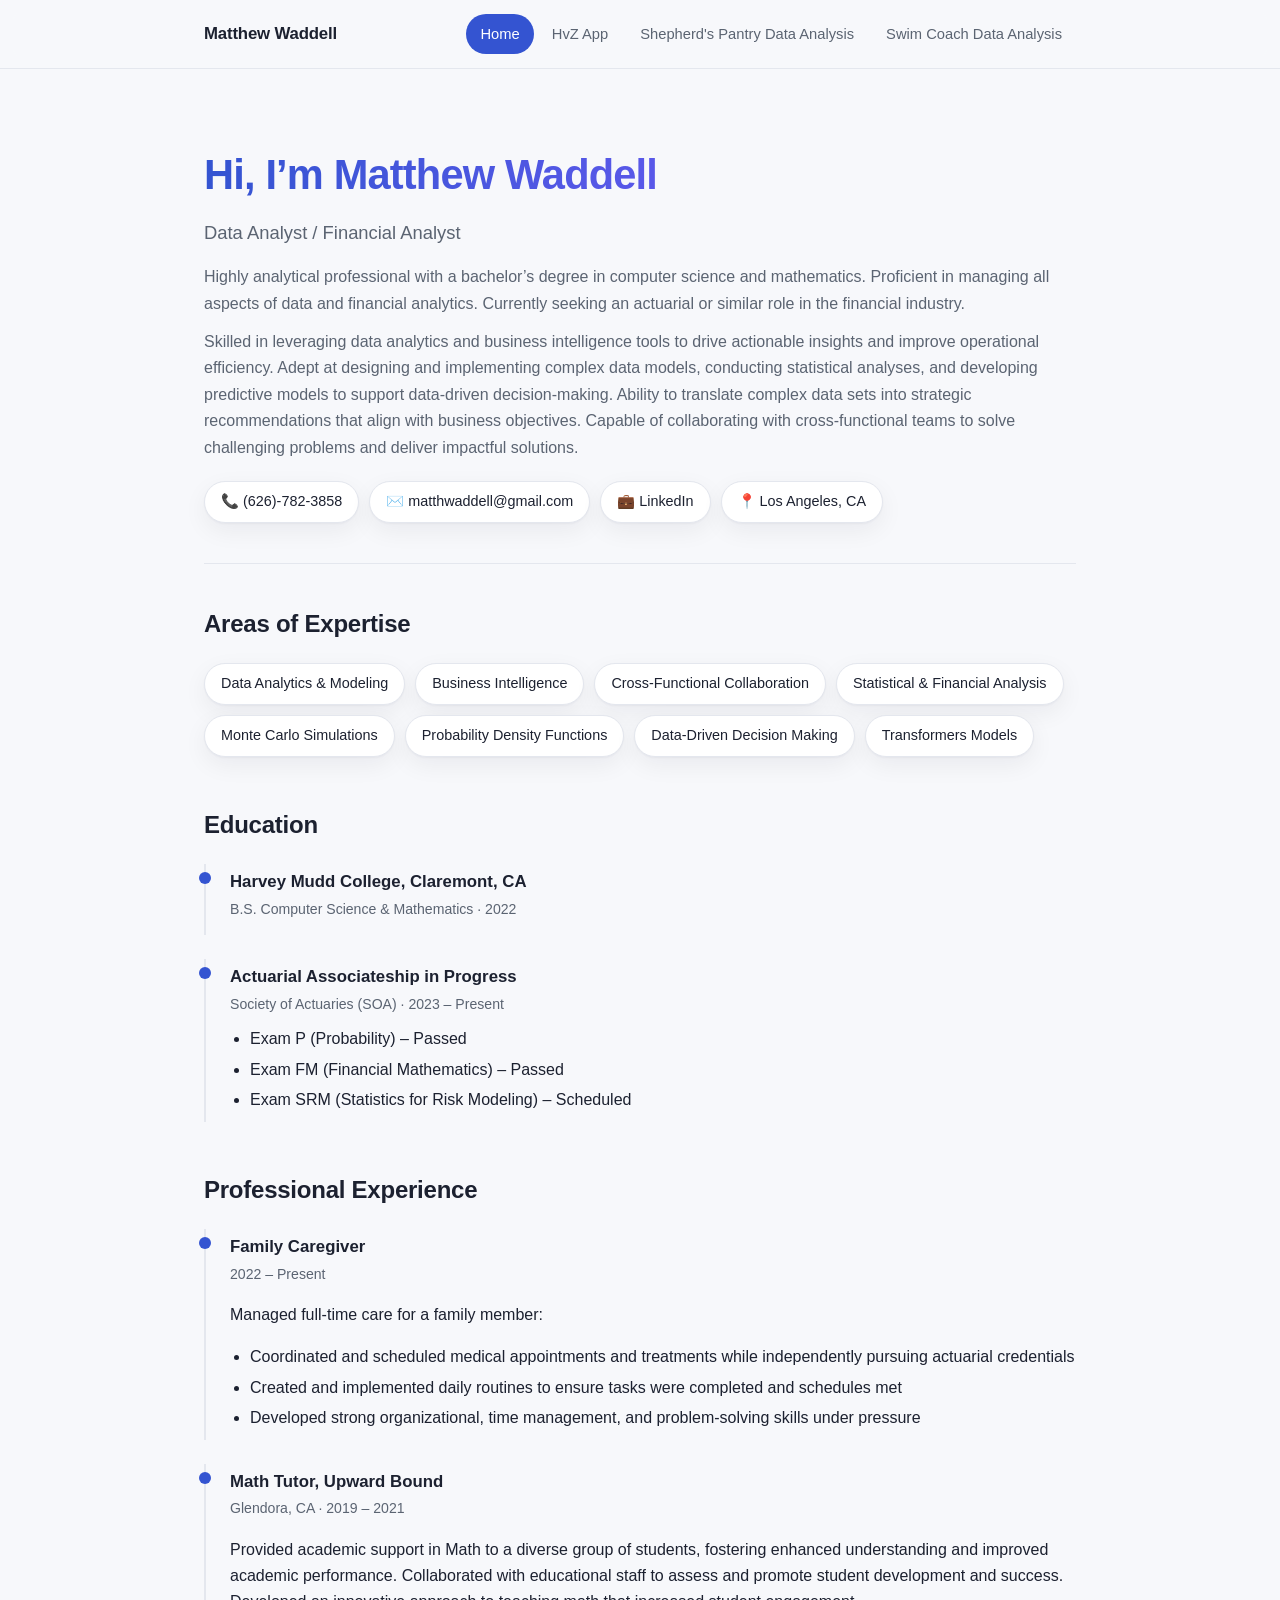
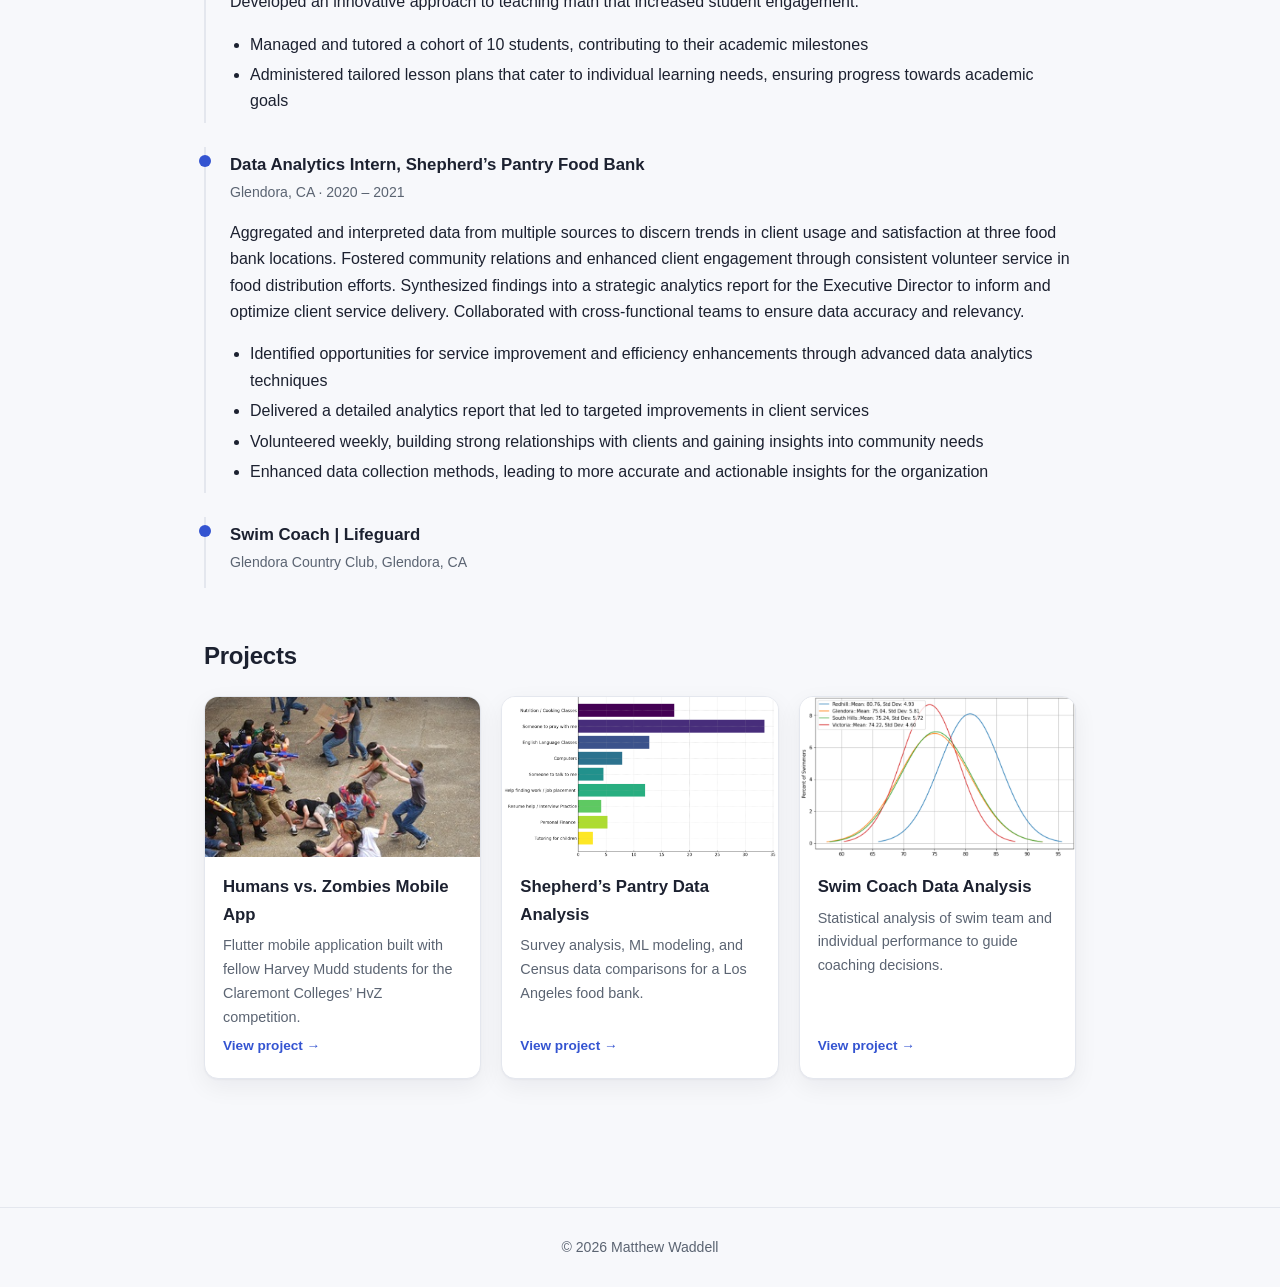
<file: index.html>
<!DOCTYPE html>
<html lang="en">
  <head>
    <meta charset="UTF-8" />
    <meta name="viewport" content="width=device-width, initial-scale=1.0" />
    <title>Matthew Waddell — Data Analyst / Financial Analyst</title>
    <link rel="stylesheet" href="styles.css" />
  </head>
  <body>
    <header class="site-header">
      <div class="nav-wrap">
        <a class="brand" href="index.html">Matthew Waddell</a>
        <ul class="site-nav">
          <li><a href="index.html" class="active">Home</a></li>
          <li><a href="HarveyMuddCollegeHvZApp.html">HvZ App</a></li>
          <li><a href="ShepherdsPantryDataAnalysis.html">Shepherd's Pantry Data Analysis</a></li>
          <li><a href="SwimCoachDataAnalysis.html">Swim Coach Data Analysis</a></li>
        </ul>
      </div>
    </header>

    <main class="page">
      <section class="hero">
        <h1>Hi, I&rsquo;m Matthew Waddell</h1>
        <p class="role">Data Analyst / Financial Analyst</p>
        <p>
          Highly analytical professional with a bachelor&rsquo;s degree in
          computer science and mathematics. Proficient in managing all aspects
          of data and financial analytics. Currently seeking an actuarial or
          similar role in the financial industry.
        </p>
        <p>
          Skilled in leveraging data analytics and business intelligence tools
          to drive actionable insights and improve operational efficiency.
          Adept at designing and implementing complex data models, conducting
          statistical analyses, and developing predictive models to support
          data-driven decision-making. Ability to translate complex data sets
          into strategic recommendations that align with business objectives.
          Capable of collaborating with cross-functional teams to solve
          challenging problems and deliver impactful solutions.
        </p>
        <div class="contact-row">
          <a class="pill" href="tel:6267823858">📞 (626)-782-3858</a>
          <a class="pill" href="mailto:matthwaddell@gmail.com">✉️ matthwaddell@gmail.com</a>
          <a class="pill" href="https://www.linkedin.com/in/matthew-waddell-63a73a174/" target="_blank" rel="noopener">💼 LinkedIn</a>
          <span class="pill">📍 Los Angeles, CA</span>
        </div>
      </section>

      <section>
        <h2 class="section-title">Areas of Expertise</h2>
        <div class="contact-row">
          <span class="pill">Data Analytics &amp; Modeling</span>
          <span class="pill">Business Intelligence</span>
          <span class="pill">Cross-Functional Collaboration</span>
          <span class="pill">Statistical &amp; Financial Analysis</span>
          <span class="pill">Monte Carlo Simulations</span>
          <span class="pill">Probability Density Functions</span>
          <span class="pill">Data-Driven Decision Making</span>
          <span class="pill">Transformers Models</span>
        </div>
      </section>

      <section>
        <h2 class="section-title">Education</h2>
        <div class="timeline-item">
          <h3>Harvey Mudd College, Claremont, CA</h3>
          <p class="meta">B.S. Computer Science &amp; Mathematics &middot; 2022</p>
        </div>
        <div class="timeline-item">
          <h3>Actuarial Associateship in Progress</h3>
          <p class="meta">Society of Actuaries (SOA) &middot; 2023 – Present</p>
          <ul>
            <li>Exam P (Probability) &ndash; Passed</li>
            <li>Exam FM (Financial Mathematics) &ndash; Passed</li>
            <li>Exam SRM (Statistics for Risk Modeling) &ndash; Scheduled</li>
          </ul>
        </div>
      </section>

      <section>
        <h2 class="section-title">Professional Experience</h2>

        <div class="timeline-item">
          <h3>Family Caregiver</h3>
          <p class="meta">2022 – Present</p>
          <p>Managed full-time care for a family member:</p>
          <ul>
            <li>Coordinated and scheduled medical appointments and treatments while independently pursuing actuarial credentials</li>
            <li>Created and implemented daily routines to ensure tasks were completed and schedules met</li>
            <li>Developed strong organizational, time management, and problem-solving skills under pressure</li>
          </ul>
        </div>

        <div class="timeline-item">
          <h3>Math Tutor, Upward Bound</h3>
          <p class="meta">Glendora, CA &middot; 2019 – 2021</p>
          <p>
            Provided academic support in Math to a diverse group of students,
            fostering enhanced understanding and improved academic
            performance. Collaborated with educational staff to assess and
            promote student development and success. Developed an innovative
            approach to teaching math that increased student engagement.
          </p>
          <ul>
            <li>Managed and tutored a cohort of 10 students, contributing to their academic milestones</li>
            <li>Administered tailored lesson plans that cater to individual learning needs, ensuring progress towards academic goals</li>
          </ul>
        </div>

        <div class="timeline-item">
          <h3>Data Analytics Intern, Shepherd&rsquo;s Pantry Food Bank</h3>
          <p class="meta">Glendora, CA &middot; 2020 – 2021</p>
          <p>
            Aggregated and interpreted data from multiple sources to discern
            trends in client usage and satisfaction at three food bank
            locations. Fostered community relations and enhanced client
            engagement through consistent volunteer service in food
            distribution efforts. Synthesized findings into a strategic
            analytics report for the Executive Director to inform and
            optimize client service delivery. Collaborated with
            cross-functional teams to ensure data accuracy and relevancy.
          </p>
          <ul>
            <li>Identified opportunities for service improvement and efficiency enhancements through advanced data analytics techniques</li>
            <li>Delivered a detailed analytics report that led to targeted improvements in client services</li>
            <li>Volunteered weekly, building strong relationships with clients and gaining insights into community needs</li>
            <li>Enhanced data collection methods, leading to more accurate and actionable insights for the organization</li>
          </ul>
        </div>

        <div class="timeline-item">
          <h3>Swim Coach | Lifeguard</h3>
          <p class="meta">Glendora Country Club, Glendora, CA</p>
        </div>
      </section>

      <section>
        <h2 class="section-title">Projects</h2>
        <div class="project-grid">
          <a class="project-card" href="HarveyMuddCollegeHvZApp.html">
            <div class="thumb"><img src="images_HvZ/image1.jpg" alt="Humans vs. Zombies mobile app" /></div>
            <div class="body">
              <h3>Humans vs. Zombies Mobile App</h3>
              <p>Flutter mobile application built with fellow Harvey Mudd students for the Claremont Colleges&rsquo; HvZ competition.</p>
              <span class="cta">View project →</span>
            </div>
          </a>
          <a class="project-card" href="ShepherdsPantryDataAnalysis.html">
            <div class="thumb"><img src="images/image5.png" alt="Shepherd's Pantry data analysis chart" /></div>
            <div class="body">
              <h3>Shepherd&rsquo;s Pantry Data Analysis</h3>
              <p>Survey analysis, ML modeling, and Census data comparisons for a Los Angeles food bank.</p>
              <span class="cta">View project →</span>
            </div>
          </a>
          <a class="project-card" href="SwimCoachDataAnalysis.html">
            <div class="thumb"><img src="images_Swim/image1.png" alt="Swim coaching data analysis chart" /></div>
            <div class="body">
              <h3>Swim Coach Data Analysis</h3>
              <p>Statistical analysis of swim team and individual performance to guide coaching decisions.</p>
              <span class="cta">View project →</span>
            </div>
          </a>
        </div>
      </section>
    </main>

    <footer class="site-footer">
      &copy; 2026 Matthew Waddell
    </footer>
  </body>
</html>
</file>
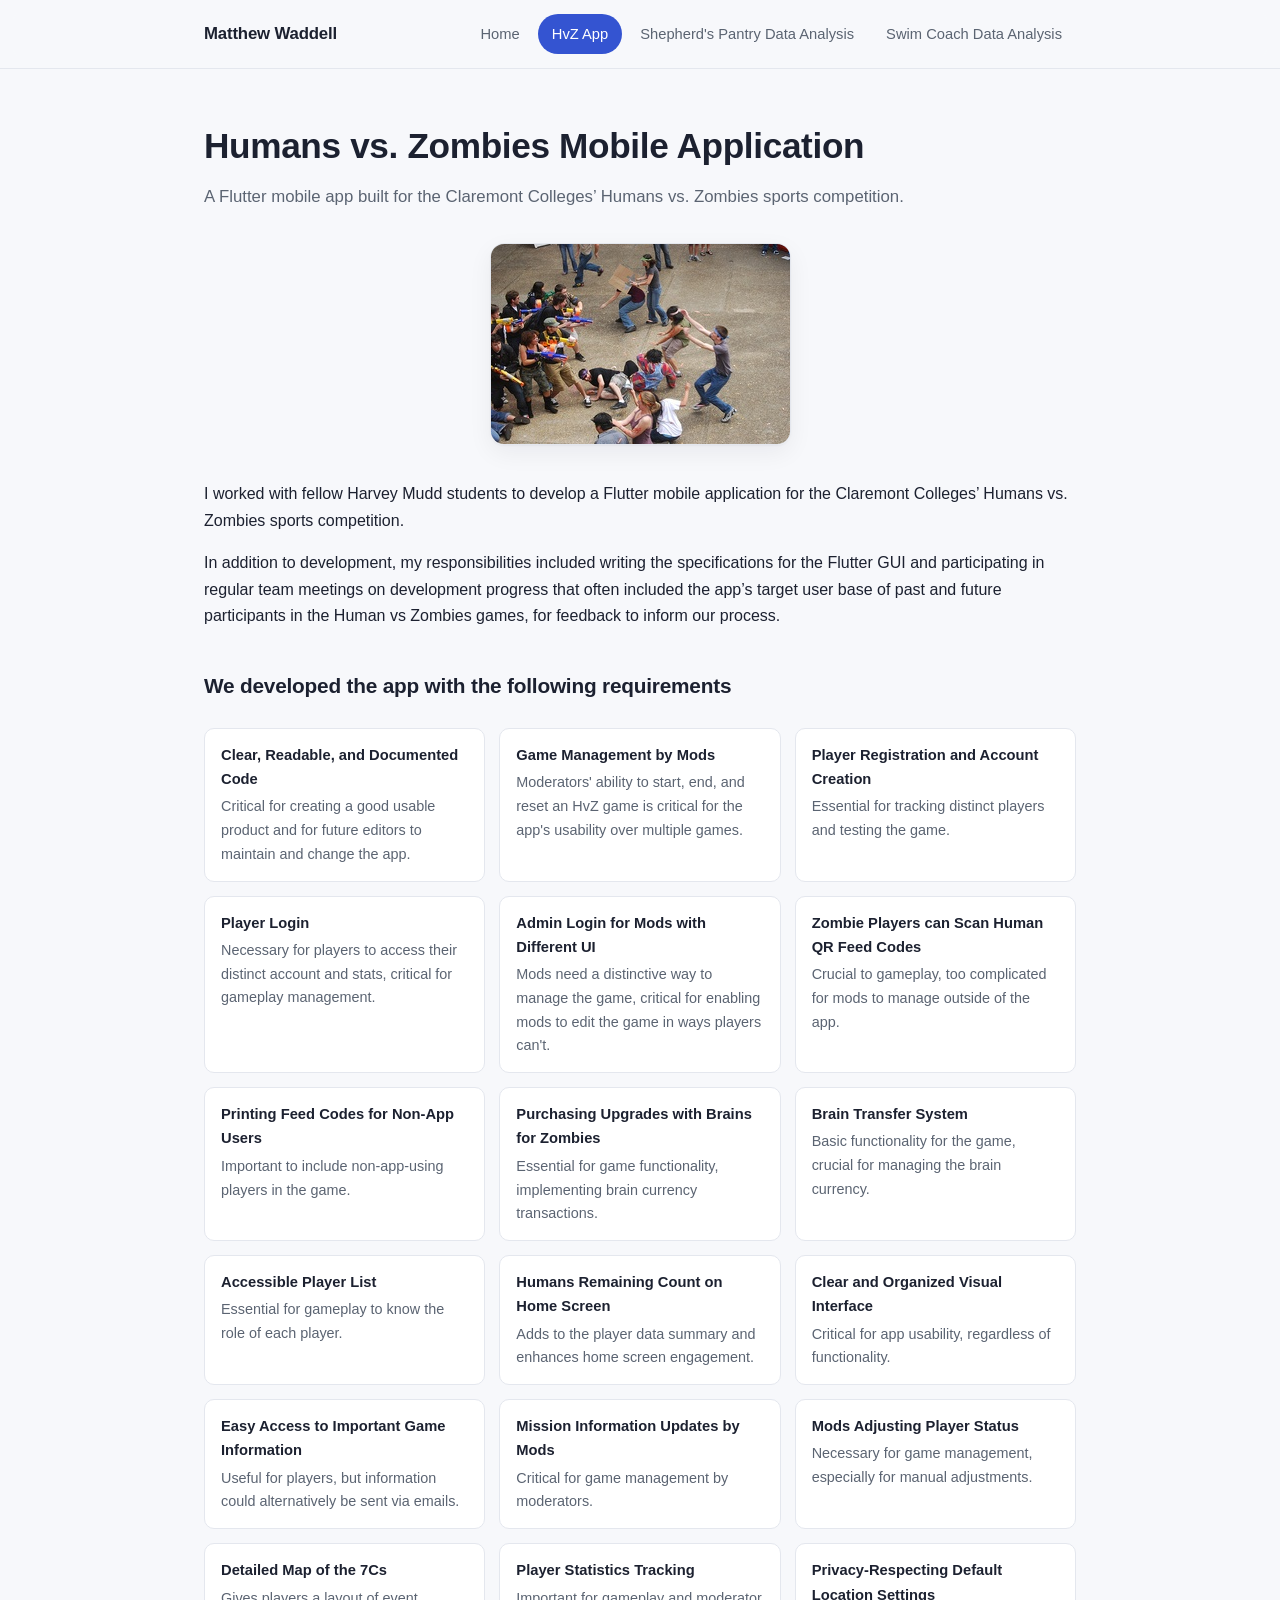
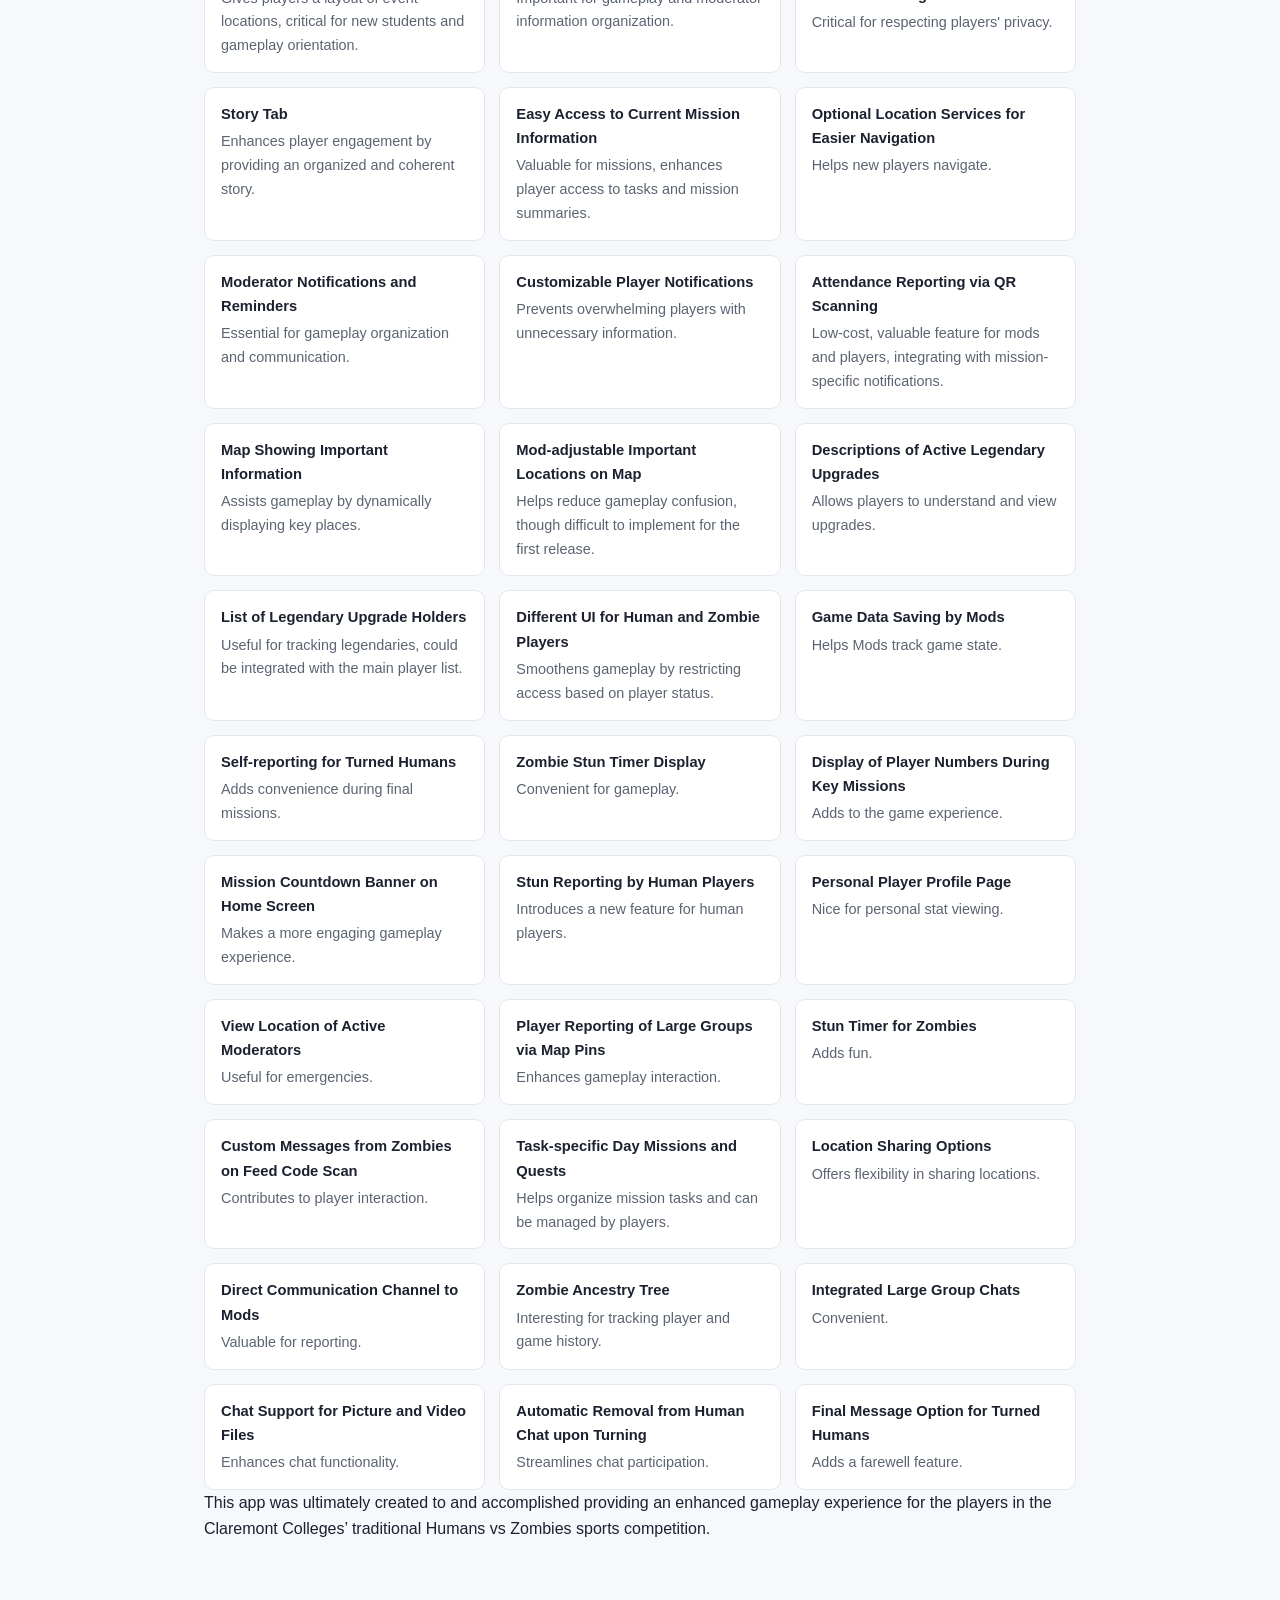
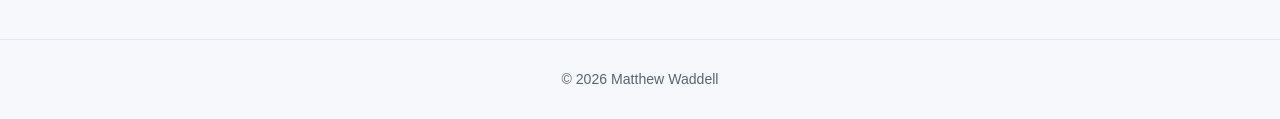
<file: HarveyMuddCollegeHvZApp.html>
<!DOCTYPE html>
<html lang="en">
  <head>
    <meta charset="UTF-8" />
    <meta name="viewport" content="width=device-width, initial-scale=1.0" />
    <title>Humans vs. Zombies Mobile App — Matthew Waddell</title>
    <link rel="stylesheet" href="styles.css" />
  </head>
  <body>
    <header class="site-header">
      <div class="nav-wrap">
        <a class="brand" href="index.html">Matthew Waddell</a>
        <ul class="site-nav">
          <li><a href="index.html">Home</a></li>
          <li><a href="HarveyMuddCollegeHvZApp.html" class="active">HvZ App</a></li>
          <li><a href="ShepherdsPantryDataAnalysis.html">Shepherd's Pantry Data Analysis</a></li>
          <li><a href="SwimCoachDataAnalysis.html">Swim Coach Data Analysis</a></li>
        </ul>
      </div>
    </header>

    <main class="page">
      <header class="article-header">
        <h1>Humans vs. Zombies Mobile Application</h1>
        <p>A Flutter mobile app built for the Claremont Colleges&rsquo; Humans vs. Zombies sports competition.</p>
      </header>

      <article class="article-body">
        <figure>
          <img src="images_HvZ/image1.jpg" alt="Humans vs. Zombies mobile app screenshot" />
        </figure>

        <p>
          I worked with fellow Harvey Mudd students to develop a Flutter mobile
          application for the Claremont Colleges&rsquo; Humans vs. Zombies sports
          competition.
        </p>
        <p>
          In addition to development, my responsibilities included writing the
          specifications for the Flutter GUI and participating in regular team
          meetings on development progress that often included the app&rsquo;s
          target user base of past and future participants in the Human vs Zombies
          games, for feedback to inform our process.
        </p>

        <h2>We developed the app with the following requirements</h2>
        <ul class="feature-grid">
          <li><strong>Clear, Readable, and Documented Code</strong><span>Critical for creating a good usable product and for future editors to maintain and change the app.</span></li>
          <li><strong>Game Management by Mods</strong><span>Moderators' ability to start, end, and reset an HvZ game is critical for the app's usability over multiple games.</span></li>
          <li><strong>Player Registration and Account Creation</strong><span>Essential for tracking distinct players and testing the game.</span></li>
          <li><strong>Player Login</strong><span>Necessary for players to access their distinct account and stats, critical for gameplay management.</span></li>
          <li><strong>Admin Login for Mods with Different UI</strong><span>Mods need a distinctive way to manage the game, critical for enabling mods to edit the game in ways players can't.</span></li>
          <li><strong>Zombie Players can Scan Human QR Feed Codes</strong><span>Crucial to gameplay, too complicated for mods to manage outside of the app.</span></li>
          <li><strong>Printing Feed Codes for Non-App Users</strong><span>Important to include non-app-using players in the game.</span></li>
          <li><strong>Purchasing Upgrades with Brains for Zombies</strong><span>Essential for game functionality, implementing brain currency transactions.</span></li>
          <li><strong>Brain Transfer System</strong><span>Basic functionality for the game, crucial for managing the brain currency.</span></li>
          <li><strong>Accessible Player List</strong><span>Essential for gameplay to know the role of each player.</span></li>
          <li><strong>Humans Remaining Count on Home Screen</strong><span>Adds to the player data summary and enhances home screen engagement.</span></li>
          <li><strong>Clear and Organized Visual Interface</strong><span>Critical for app usability, regardless of functionality.</span></li>
          <li><strong>Easy Access to Important Game Information</strong><span>Useful for players, but information could alternatively be sent via emails.</span></li>
          <li><strong>Mission Information Updates by Mods</strong><span>Critical for game management by moderators.</span></li>
          <li><strong>Mods Adjusting Player Status</strong><span>Necessary for game management, especially for manual adjustments.</span></li>
          <li><strong>Detailed Map of the 7Cs</strong><span>Gives players a layout of event locations, critical for new students and gameplay orientation.</span></li>
          <li><strong>Player Statistics Tracking</strong><span>Important for gameplay and moderator information organization.</span></li>
          <li><strong>Privacy-Respecting Default Location Settings</strong><span>Critical for respecting players' privacy.</span></li>
          <li><strong>Story Tab</strong><span>Enhances player engagement by providing an organized and coherent story.</span></li>
          <li><strong>Easy Access to Current Mission Information</strong><span>Valuable for missions, enhances player access to tasks and mission summaries.</span></li>
          <li><strong>Optional Location Services for Easier Navigation</strong><span>Helps new players navigate.</span></li>
          <li><strong>Moderator Notifications and Reminders</strong><span>Essential for gameplay organization and communication.</span></li>
          <li><strong>Customizable Player Notifications</strong><span>Prevents overwhelming players with unnecessary information.</span></li>
          <li><strong>Attendance Reporting via QR Scanning</strong><span>Low-cost, valuable feature for mods and players, integrating with mission-specific notifications.</span></li>
          <li><strong>Map Showing Important Information</strong><span>Assists gameplay by dynamically displaying key places.</span></li>
          <li><strong>Mod-adjustable Important Locations on Map</strong><span>Helps reduce gameplay confusion, though difficult to implement for the first release.</span></li>
          <li><strong>Descriptions of Active Legendary Upgrades</strong><span>Allows players to understand and view upgrades.</span></li>
          <li><strong>List of Legendary Upgrade Holders</strong><span>Useful for tracking legendaries, could be integrated with the main player list.</span></li>
          <li><strong>Different UI for Human and Zombie Players</strong><span>Smoothens gameplay by restricting access based on player status.</span></li>
          <li><strong>Game Data Saving by Mods</strong><span>Helps Mods track game state.</span></li>
          <li><strong>Self-reporting for Turned Humans</strong><span>Adds convenience during final missions.</span></li>
          <li><strong>Zombie Stun Timer Display</strong><span>Convenient for gameplay.</span></li>
          <li><strong>Display of Player Numbers During Key Missions</strong><span>Adds to the game experience.</span></li>
          <li><strong>Mission Countdown Banner on Home Screen</strong><span>Makes a more engaging gameplay experience.</span></li>
          <li><strong>Stun Reporting by Human Players</strong><span>Introduces a new feature for human players.</span></li>
          <li><strong>Personal Player Profile Page</strong><span>Nice for personal stat viewing.</span></li>
          <li><strong>View Location of Active Moderators</strong><span>Useful for emergencies.</span></li>
          <li><strong>Player Reporting of Large Groups via Map Pins</strong><span>Enhances gameplay interaction.</span></li>
          <li><strong>Stun Timer for Zombies</strong><span>Adds fun.</span></li>
          <li><strong>Custom Messages from Zombies on Feed Code Scan</strong><span>Contributes to player interaction.</span></li>
          <li><strong>Task-specific Day Missions and Quests</strong><span>Helps organize mission tasks and can be managed by players.</span></li>
          <li><strong>Location Sharing Options</strong><span>Offers flexibility in sharing locations.</span></li>
          <li><strong>Direct Communication Channel to Mods</strong><span>Valuable for reporting.</span></li>
          <li><strong>Zombie Ancestry Tree</strong><span>Interesting for tracking player and game history.</span></li>
          <li><strong>Integrated Large Group Chats</strong><span>Convenient.</span></li>
          <li><strong>Chat Support for Picture and Video Files</strong><span>Enhances chat functionality.</span></li>
          <li><strong>Automatic Removal from Human Chat upon Turning</strong><span>Streamlines chat participation.</span></li>
          <li><strong>Final Message Option for Turned Humans</strong><span>Adds a farewell feature.</span></li>
        </ul>

        <p>
          This app was ultimately created to and accomplished providing an
          enhanced gameplay experience for the players in the Claremont
          Colleges&rsquo; traditional Humans vs Zombies sports competition.
        </p>
      </article>
    </main>

    <footer class="site-footer">
      &copy; 2026 Matthew Waddell
    </footer>
  </body>
</html>
</file>
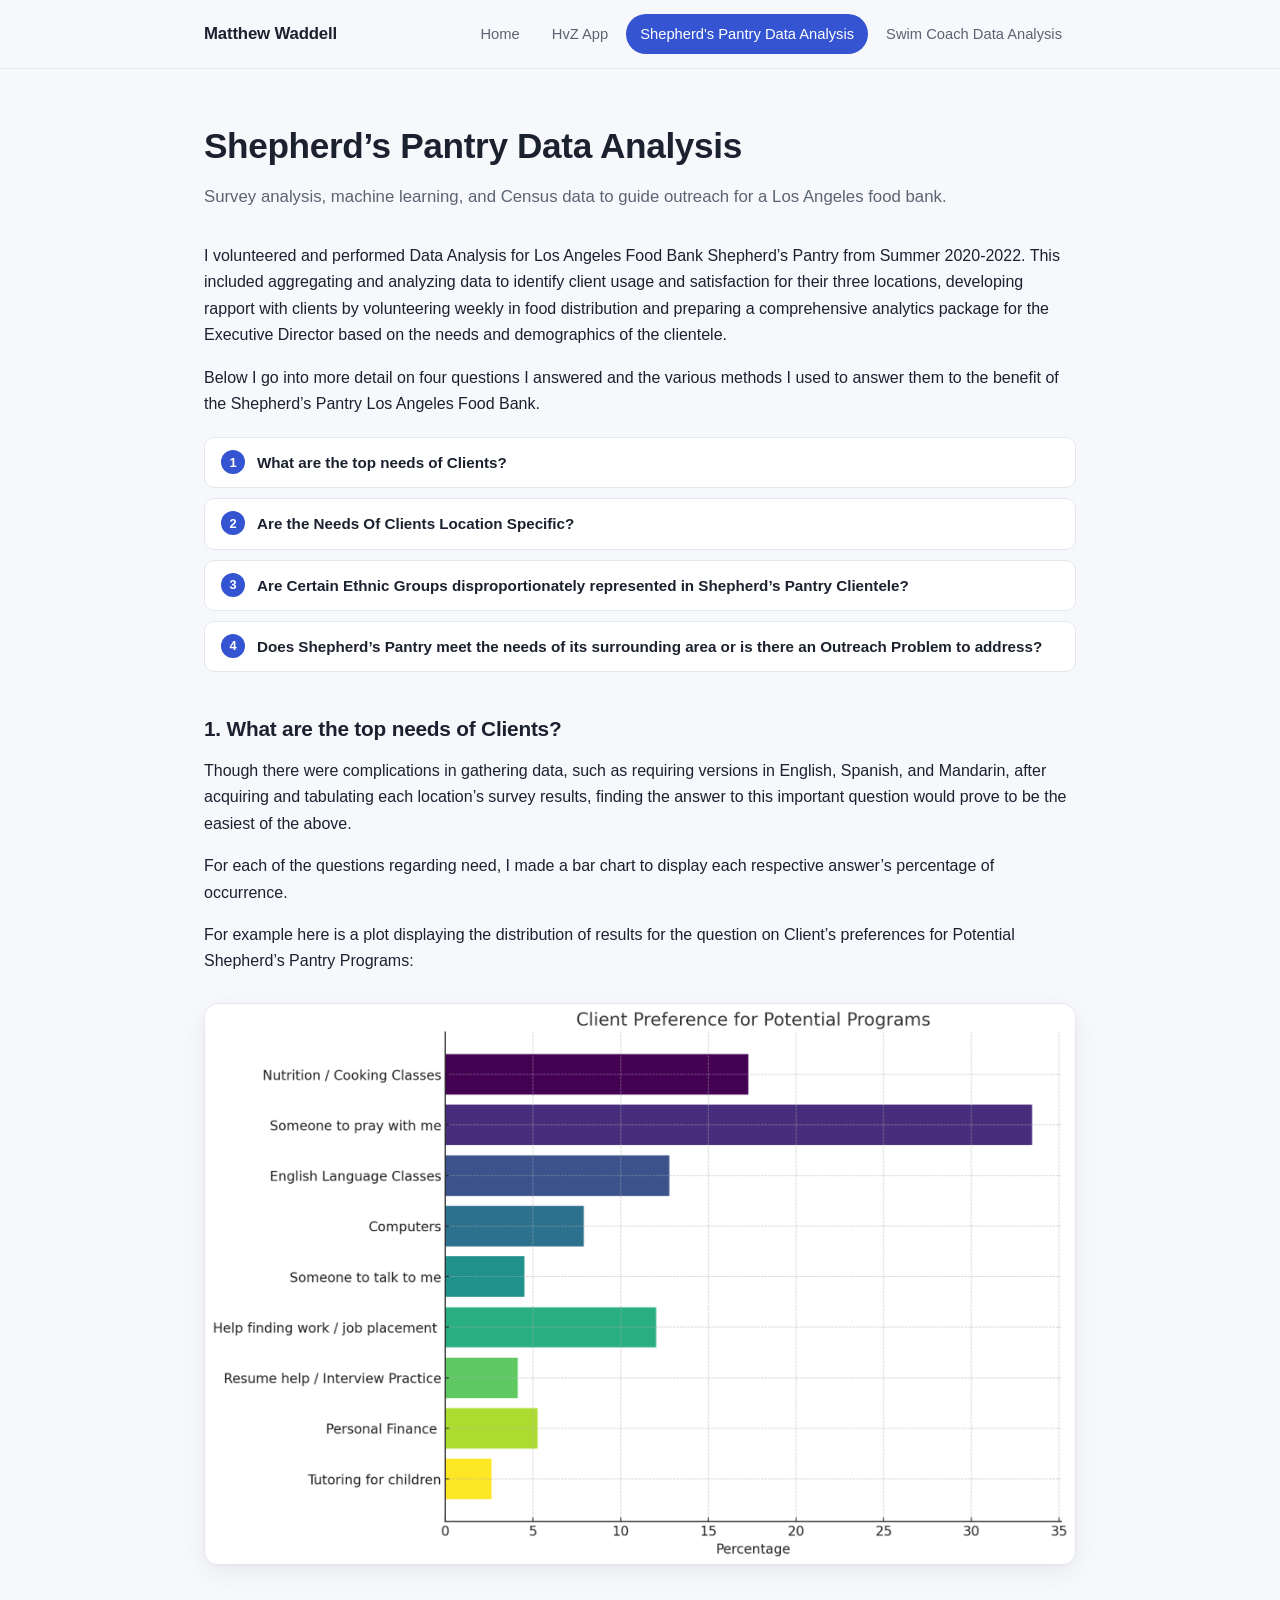
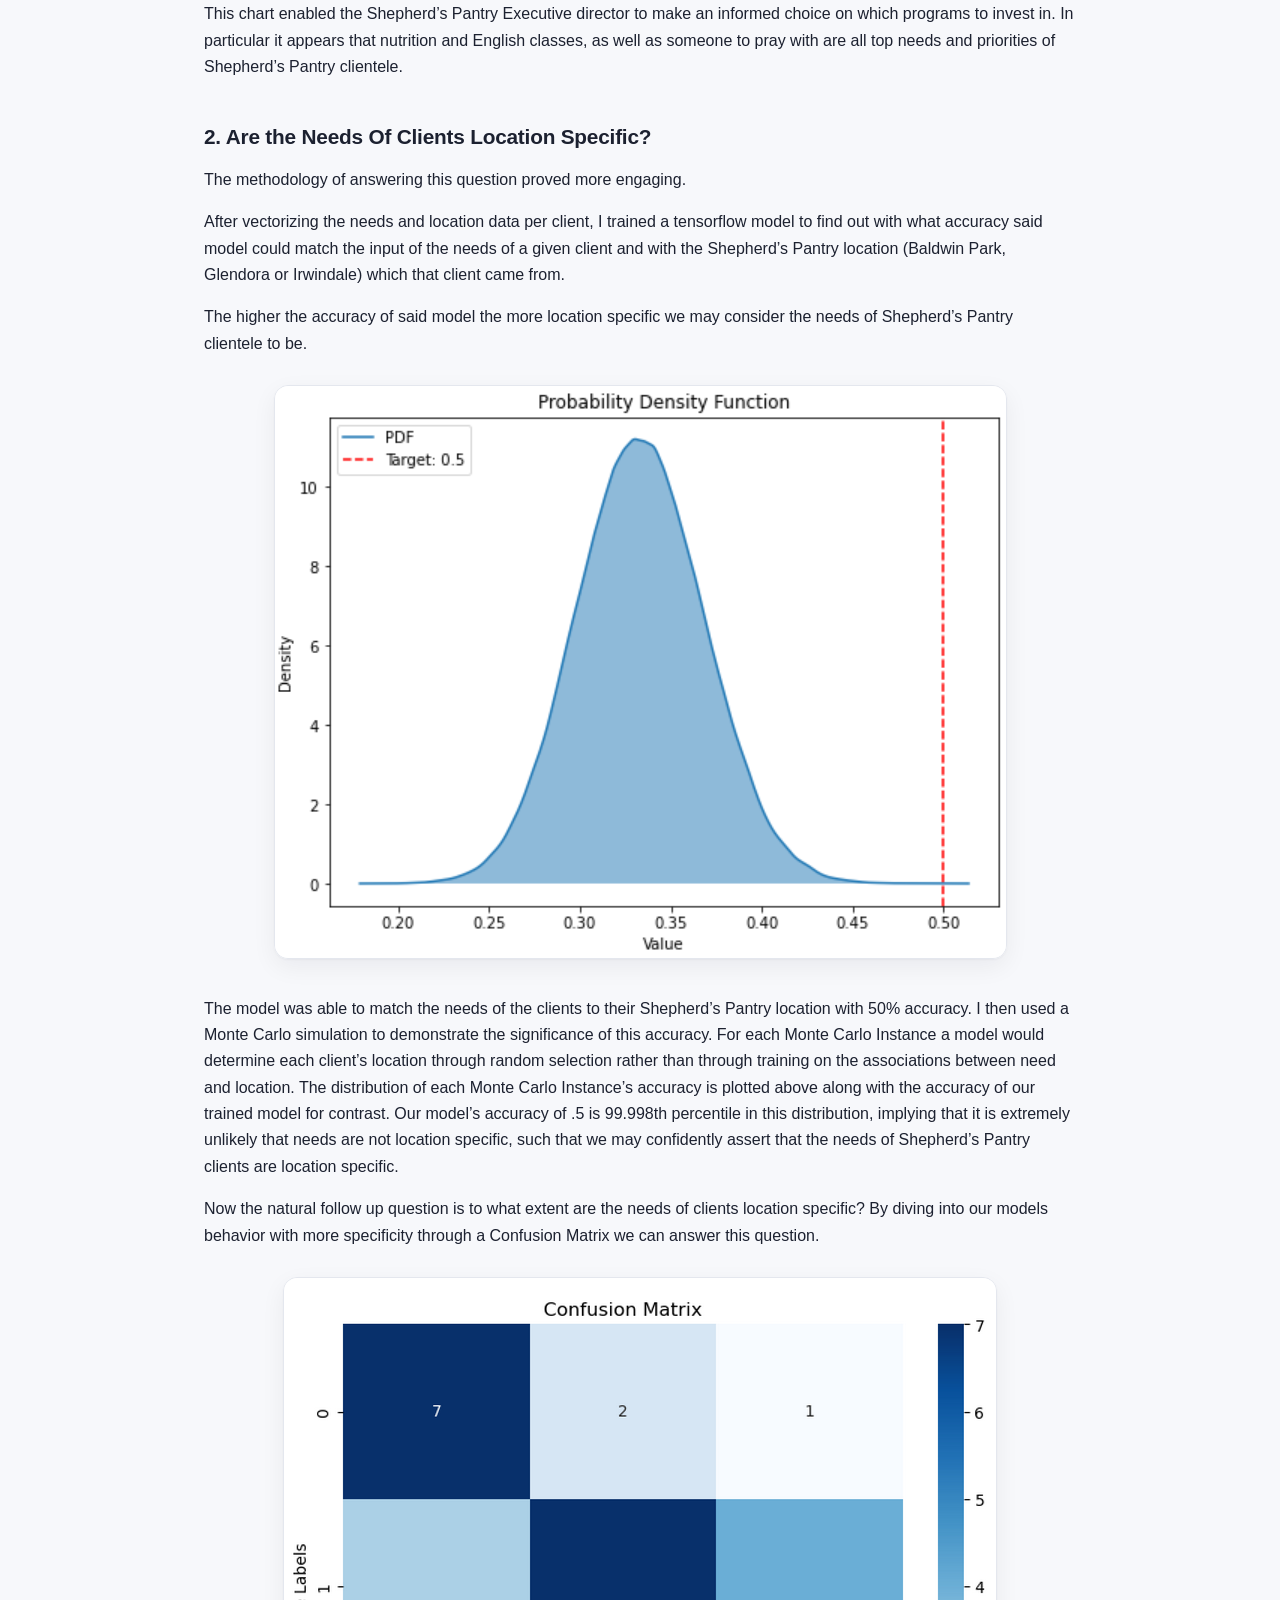
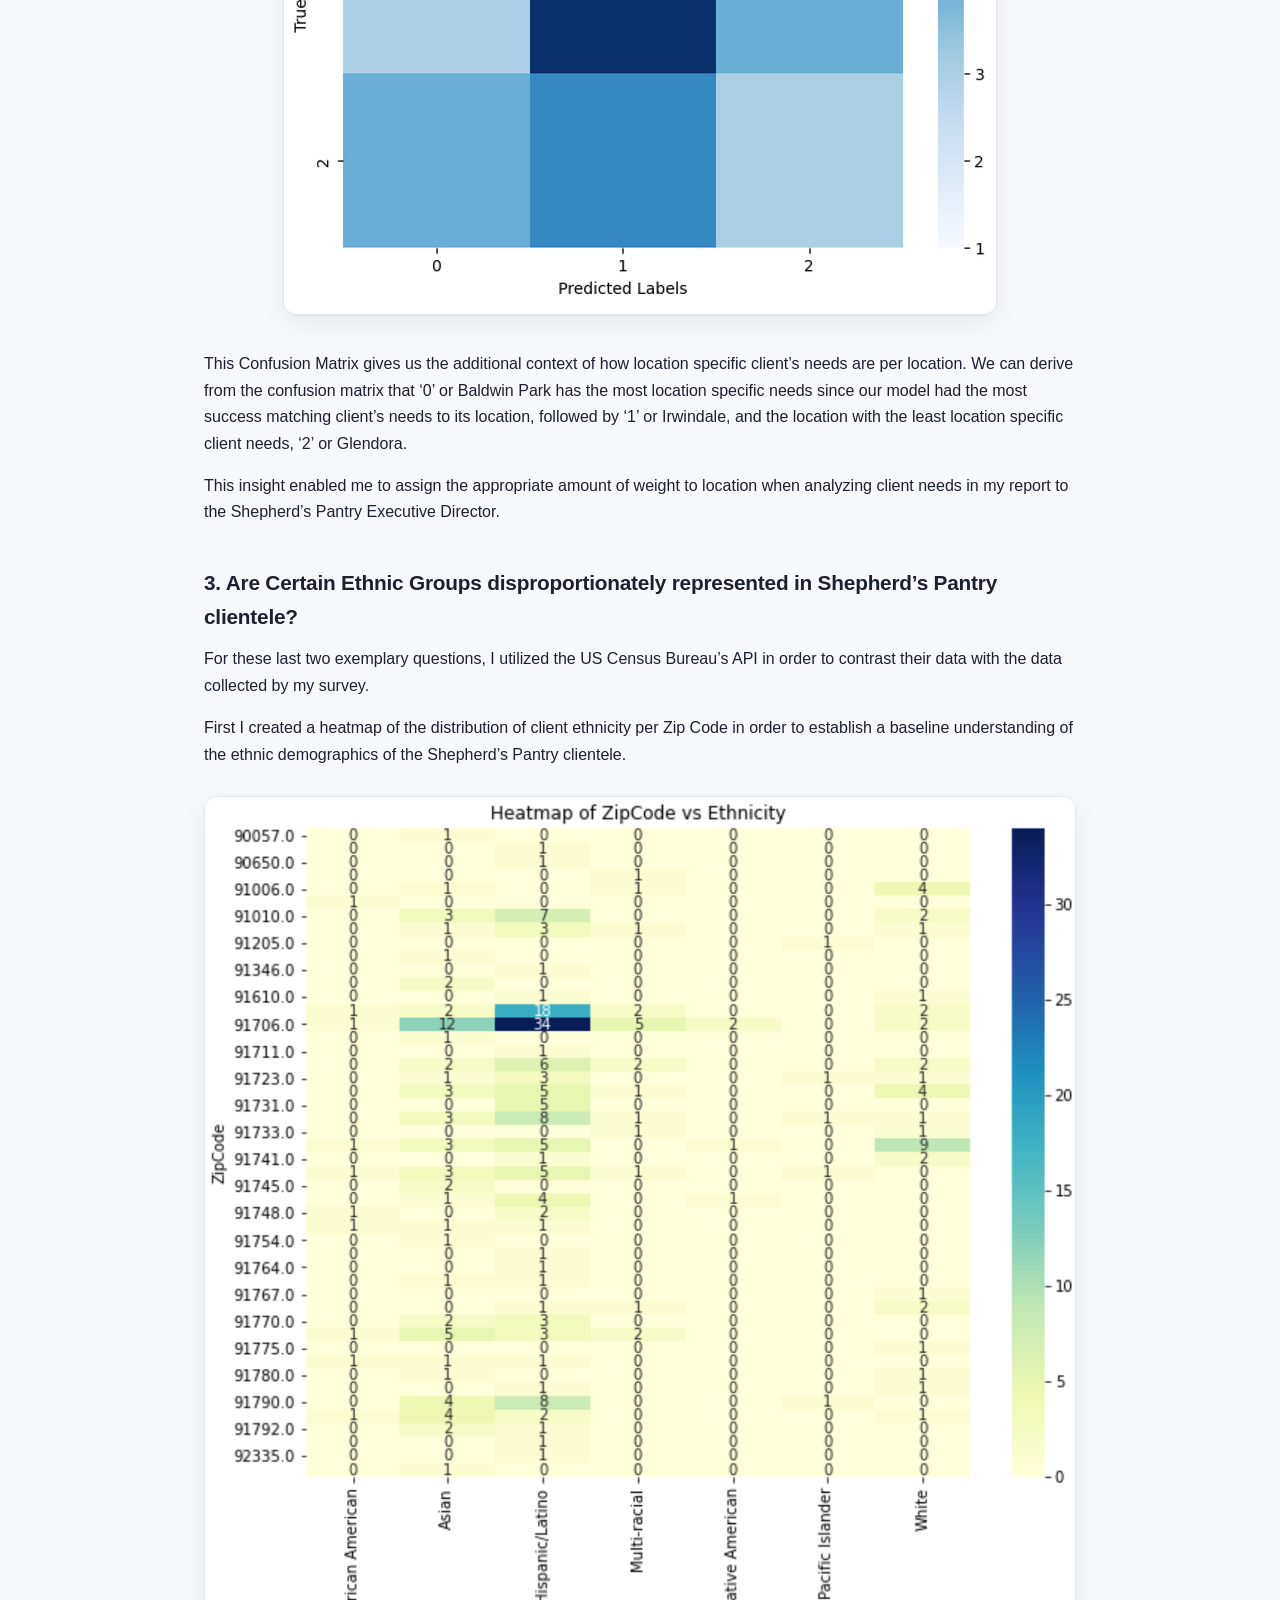
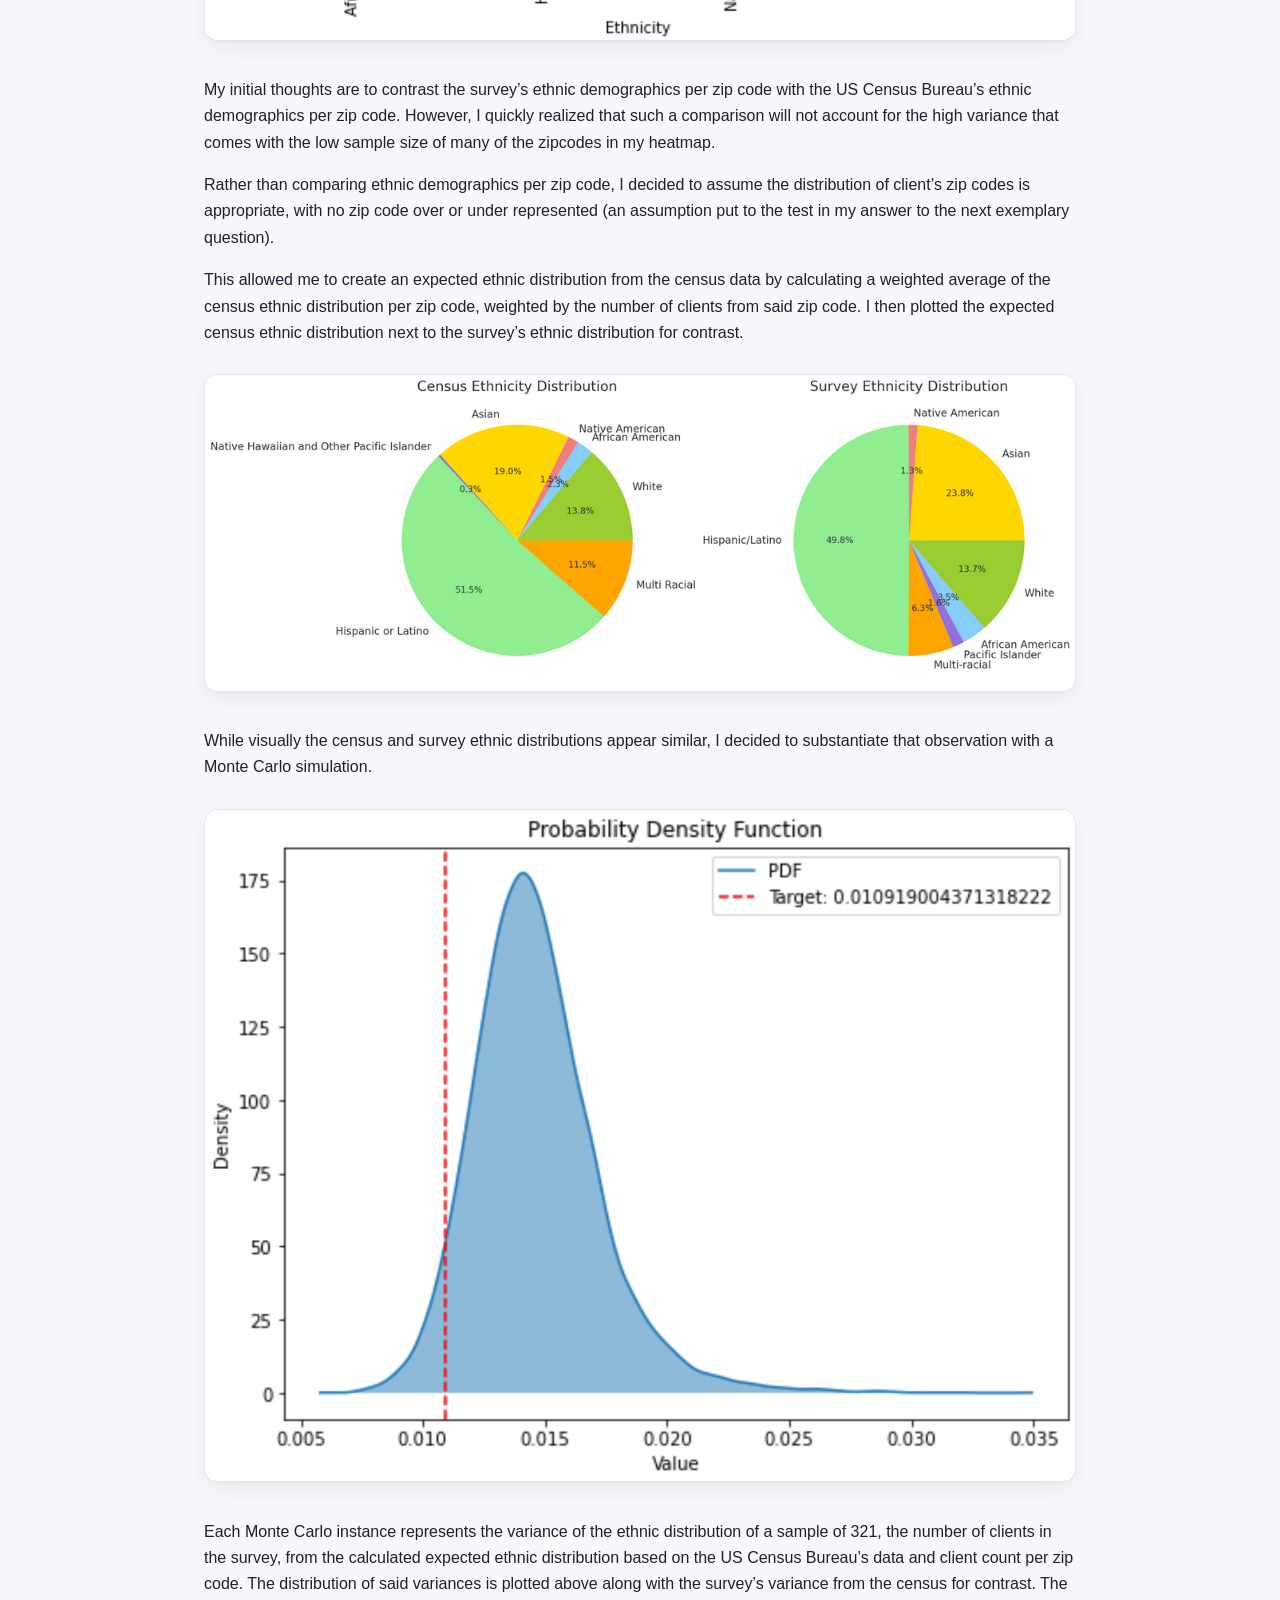
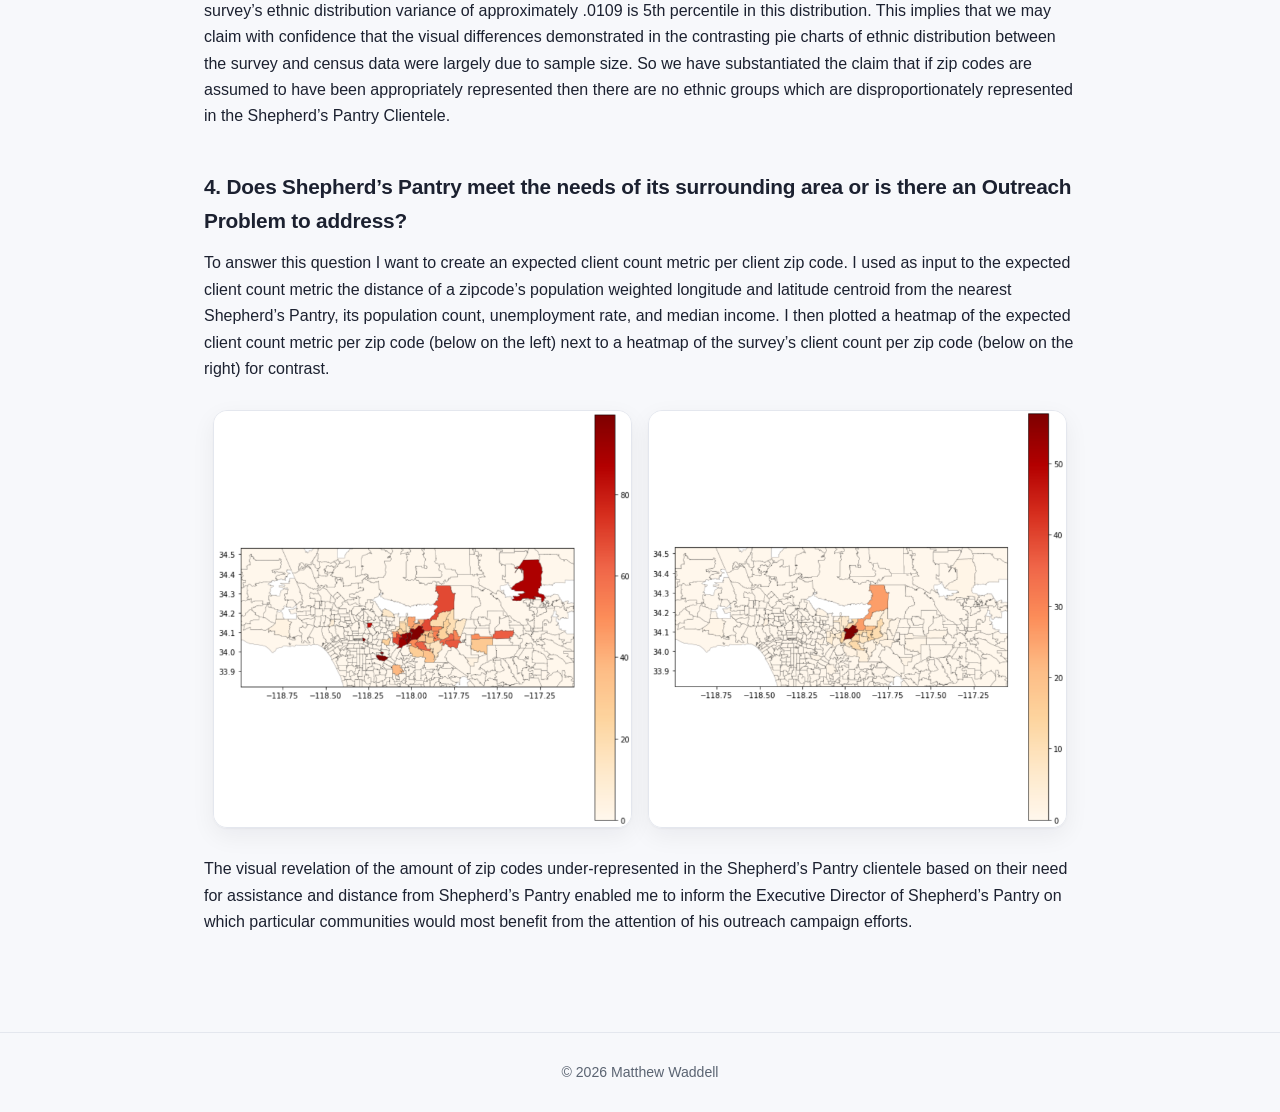
<file: ShepherdsPantryDataAnalysis.html>
<!DOCTYPE html>
<html lang="en">
  <head>
    <meta charset="UTF-8" />
    <meta name="viewport" content="width=device-width, initial-scale=1.0" />
    <title>Shepherd's Pantry Data Analysis — Matthew Waddell</title>
    <link rel="stylesheet" href="styles.css" />
  </head>
  <body>
    <header class="site-header">
      <div class="nav-wrap">
        <a class="brand" href="index.html">Matthew Waddell</a>
        <ul class="site-nav">
          <li><a href="index.html">Home</a></li>
          <li><a href="HarveyMuddCollegeHvZApp.html">HvZ App</a></li>
          <li><a href="ShepherdsPantryDataAnalysis.html" class="active">Shepherd's Pantry Data Analysis</a></li>
          <li><a href="SwimCoachDataAnalysis.html">Swim Coach Data Analysis</a></li>
        </ul>
      </div>
    </header>

    <main class="page">
      <header class="article-header">
        <h1>Shepherd&rsquo;s Pantry Data Analysis</h1>
        <p>Survey analysis, machine learning, and Census data to guide outreach for a Los Angeles food bank.</p>
      </header>

      <article class="article-body">
        <p>
          I volunteered and performed Data Analysis for Los Angeles Food Bank
          Shepherd&rsquo;s Pantry from Summer 2020-2022. This included aggregating
          and analyzing data to identify client usage and satisfaction for their
          three locations, developing rapport with clients by volunteering weekly
          in food distribution and preparing a comprehensive analytics package for
          the Executive Director based on the needs and demographics of the
          clientele.
        </p>
        <p>
          Below I go into more detail on four questions I answered and the
          various methods I used to answer them to the benefit of the
          Shepherd&rsquo;s Pantry Los Angeles Food Bank.
        </p>

        <ol class="question-list">
          <li>What are the top needs of Clients?</li>
          <li>Are the Needs Of Clients Location Specific?</li>
          <li>Are Certain Ethnic Groups disproportionately represented in Shepherd&rsquo;s Pantry Clientele?</li>
          <li>Does Shepherd&rsquo;s Pantry meet the needs of its surrounding area or is there an Outreach Problem to address?</li>
        </ol>

        <h2>1. What are the top needs of Clients?</h2>
        <p>
          Though there were complications in gathering data, such as requiring
          versions in English, Spanish, and Mandarin, after acquiring and
          tabulating each location&rsquo;s survey results, finding the answer to
          this important question would prove to be the easiest of the above.
        </p>
        <p>
          For each of the questions regarding need, I made a bar chart to display
          each respective answer&rsquo;s percentage of occurrence.
        </p>
        <p>
          For example here is a plot displaying the distribution of results for
          the question on Client&rsquo;s preferences for Potential Shepherd&rsquo;s
          Pantry Programs:
        </p>
        <figure>
          <img src="images/image5.png" alt="Bar chart of client preferences for potential Shepherd's Pantry programs" />
        </figure>
        <p>
          This chart enabled the Shepherd&rsquo;s Pantry Executive director to
          make an informed choice on which programs to invest in. In particular it
          appears that nutrition and English classes, as well as someone to pray
          with are all top needs and priorities of Shepherd&rsquo;s Pantry
          clientele.
        </p>

        <h2>2. Are the Needs Of Clients Location Specific?</h2>
        <p>The methodology of answering this question proved more engaging.</p>
        <p>
          After vectorizing the needs and location data per client, I trained a
          tensorflow model to find out with what accuracy said model could match
          the input of the needs of a given client and with the Shepherd&rsquo;s
          Pantry location (Baldwin Park, Glendora or Irwindale) which that client
          came from.
        </p>
        <p>
          The higher the accuracy of said model the more location specific we may
          consider the needs of Shepherd&rsquo;s Pantry clientele to be.
        </p>
        <figure>
          <img src="images/image6.png" alt="Distribution of Monte Carlo model accuracy versus trained model accuracy" />
        </figure>
        <p>
          The model was able to match the needs of the clients to their
          Shepherd&rsquo;s Pantry location with 50% accuracy. I then used a Monte
          Carlo simulation to demonstrate the significance of this accuracy. For
          each Monte Carlo Instance a model would determine each client&rsquo;s
          location through random selection rather than through training on the
          associations between need and location. The distribution of each Monte
          Carlo Instance&rsquo;s accuracy is plotted above along with the accuracy
          of our trained model for contrast. Our model&rsquo;s accuracy of .5 is
          99.998th percentile in this distribution, implying that it is extremely
          unlikely that needs are not location specific, such that we may
          confidently assert that the needs of Shepherd&rsquo;s Pantry clients are
          location specific.
        </p>
        <p>
          Now the natural follow up question is to what extent are the needs of
          clients location specific? By diving into our models behavior with more
          specificity through a Confusion Matrix we can answer this question.
        </p>
        <figure>
          <img src="images/image1.png" alt="Confusion matrix of predicted versus actual Shepherd's Pantry location" />
        </figure>
        <p>
          This Confusion Matrix gives us the additional context of how location
          specific client&rsquo;s needs are per location. We can derive from the
          confusion matrix that &lsquo;0&rsquo; or Baldwin Park has the most
          location specific needs since our model had the most success matching
          client&rsquo;s needs to its location, followed by &lsquo;1&rsquo; or
          Irwindale, and the location with the least location specific client
          needs, &lsquo;2&rsquo; or Glendora.
        </p>
        <p>
          This insight enabled me to assign the appropriate amount of weight to
          location when analyzing client needs in my report to the
          Shepherd&rsquo;s Pantry Executive Director.
        </p>

        <h2>3. Are Certain Ethnic Groups disproportionately represented in Shepherd&rsquo;s Pantry clientele?</h2>
        <p>
          For these last two exemplary questions, I utilized the US Census
          Bureau&rsquo;s API in order to contrast their data with the data
          collected by my survey.
        </p>
        <p>
          First I created a heatmap of the distribution of client ethnicity per
          Zip Code in order to establish a baseline understanding of the ethnic
          demographics of the Shepherd&rsquo;s Pantry clientele.
        </p>
        <figure>
          <img src="images/image7.png" alt="Heatmap of client ethnicity distribution by zip code" />
        </figure>
        <p>
          My initial thoughts are to contrast the survey&rsquo;s ethnic
          demographics per zip code with the US Census Bureau&rsquo;s ethnic
          demographics per zip code. However, I quickly realized that such a
          comparison will not account for the high variance that comes with the
          low sample size of many of the zipcodes in my heatmap.
        </p>
        <p>
          Rather than comparing ethnic demographics per zip code, I decided to
          assume the distribution of client&rsquo;s zip codes is appropriate, with
          no zip code over or under represented (an assumption put to the test in
          my answer to the next exemplary question).
        </p>
        <p>
          This allowed me to create an expected ethnic distribution from the
          census data by calculating a weighted average of the census ethnic
          distribution per zip code, weighted by the number of clients from said
          zip code. I then plotted the expected census ethnic distribution next to
          the survey&rsquo;s ethnic distribution for contrast.
        </p>
        <figure>
          <img src="images/image8.png" alt="Bar chart comparing survey and Census ethnic distributions" />
        </figure>
        <p>
          While visually the census and survey ethnic distributions appear
          similar, I decided to substantiate that observation with a Monte Carlo
          simulation.
        </p>
        <figure>
          <img src="images/image3.png" alt="Distribution of Monte Carlo ethnic distribution variance" />
        </figure>
        <p>
          Each Monte Carlo instance represents the variance of the ethnic
          distribution of a sample of 321, the number of clients in the survey,
          from the calculated expected ethnic distribution based on the US Census
          Bureau&rsquo;s data and client count per zip code. The distribution of
          said variances is plotted above along with the survey&rsquo;s variance
          from the census for contrast. The survey&rsquo;s ethnic distribution
          variance of approximately .0109 is 5th percentile in this distribution.
          This implies that we may claim with confidence that the visual
          differences demonstrated in the contrasting pie charts of ethnic
          distribution between the survey and census data were largely due to
          sample size. So we have substantiated the claim that if zip codes are
          assumed to have been appropriately represented then there are no ethnic
          groups which are disproportionately represented in the Shepherd&rsquo;s
          Pantry Clientele.
        </p>

        <h2>4. Does Shepherd&rsquo;s Pantry meet the needs of its surrounding area or is there an Outreach Problem to address?</h2>
        <p>
          To answer this question I want to create an expected client count
          metric per client zip code. I used as input to the expected client
          count metric the distance of a zipcode&rsquo;s population weighted
          longitude and latitude centroid from the nearest Shepherd&rsquo;s
          Pantry, its population count, unemployment rate, and median income. I
          then plotted a heatmap of the expected client count metric per zip code
          (below on the left) next to a heatmap of the survey&rsquo;s client count
          per zip code (below on the right) for contrast.
        </p>
        <figure class="side-by-side">
          <img src="images/image2.png" alt="Heatmap of expected client count per zip code" />
          <img src="images/image4.png" alt="Heatmap of survey client count per zip code" />
        </figure>
        <p>
          The visual revelation of the amount of zip codes under-represented in
          the Shepherd&rsquo;s Pantry clientele based on their need for assistance
          and distance from Shepherd&rsquo;s Pantry enabled me to inform the
          Executive Director of Shepherd&rsquo;s Pantry on which particular
          communities would most benefit from the attention of his outreach
          campaign efforts.
        </p>
      </article>
    </main>

    <footer class="site-footer">
      &copy; 2026 Matthew Waddell
    </footer>
  </body>
</html>
</file>
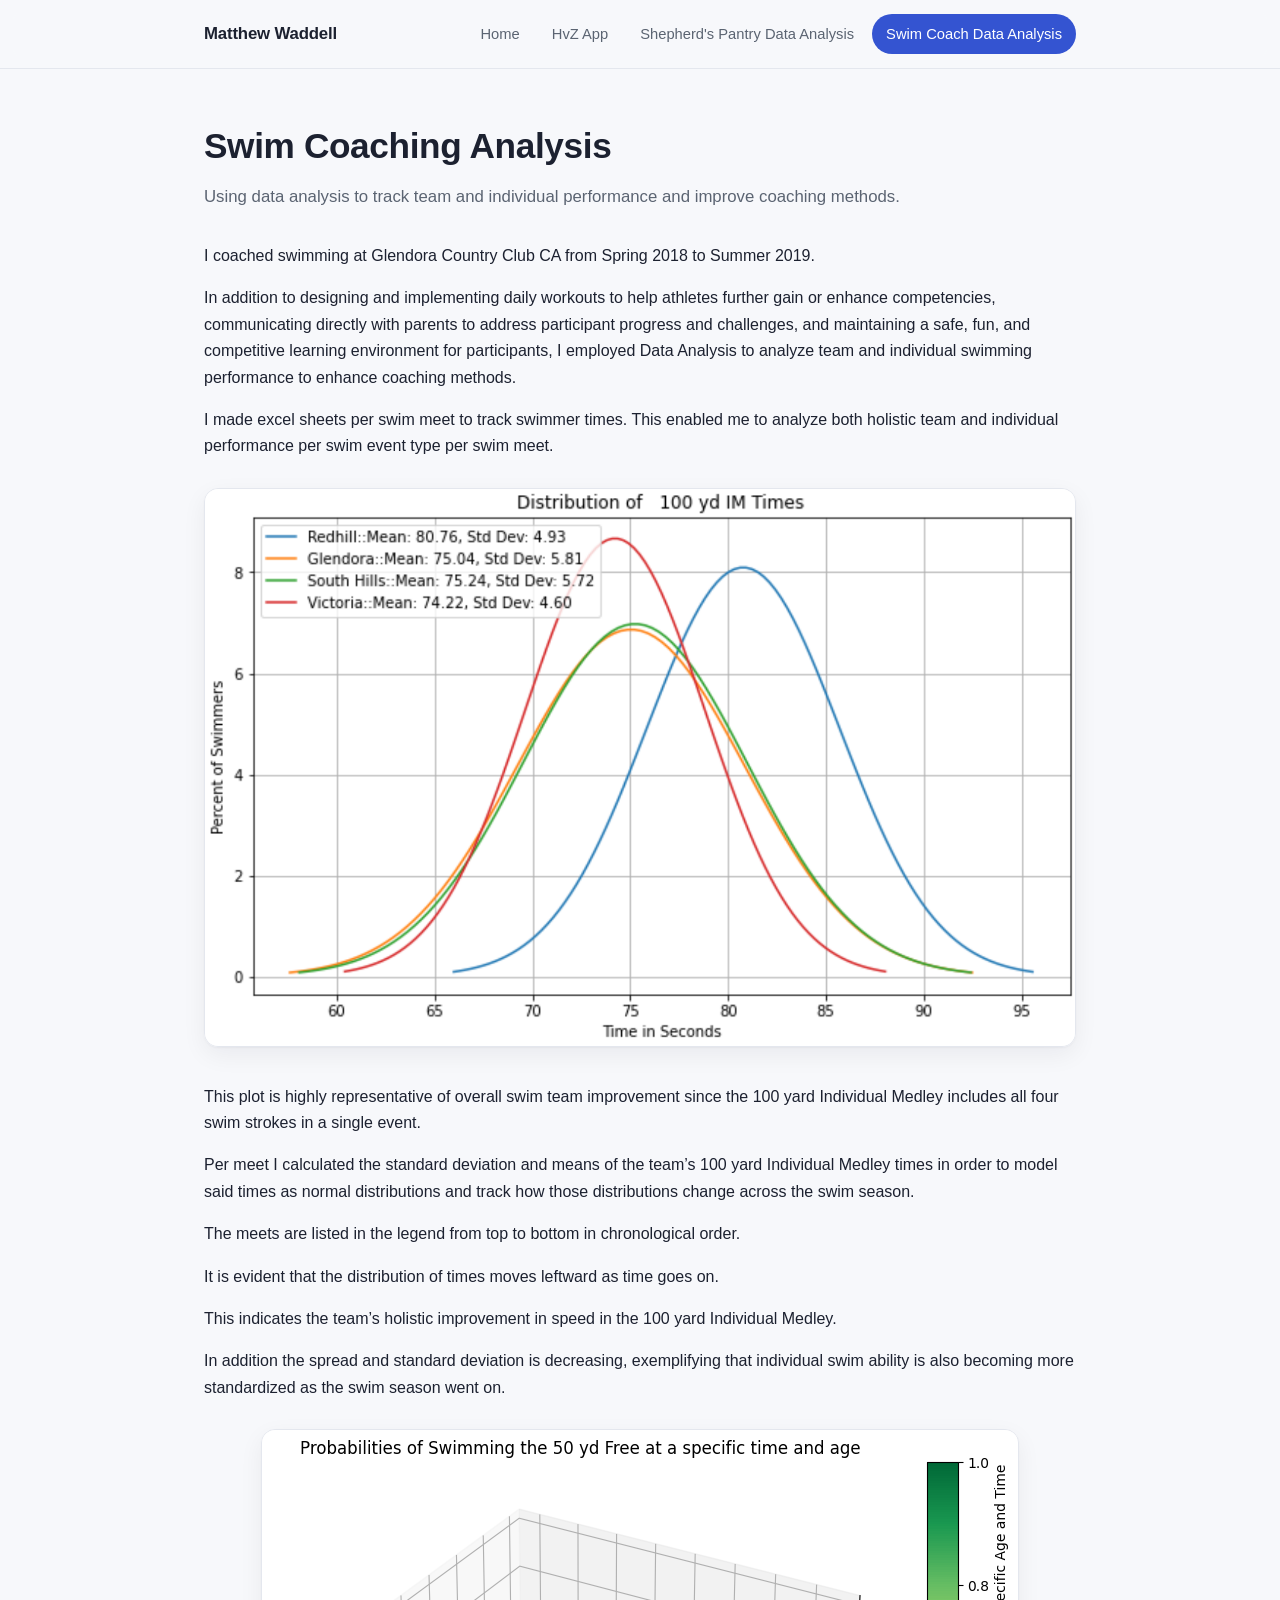
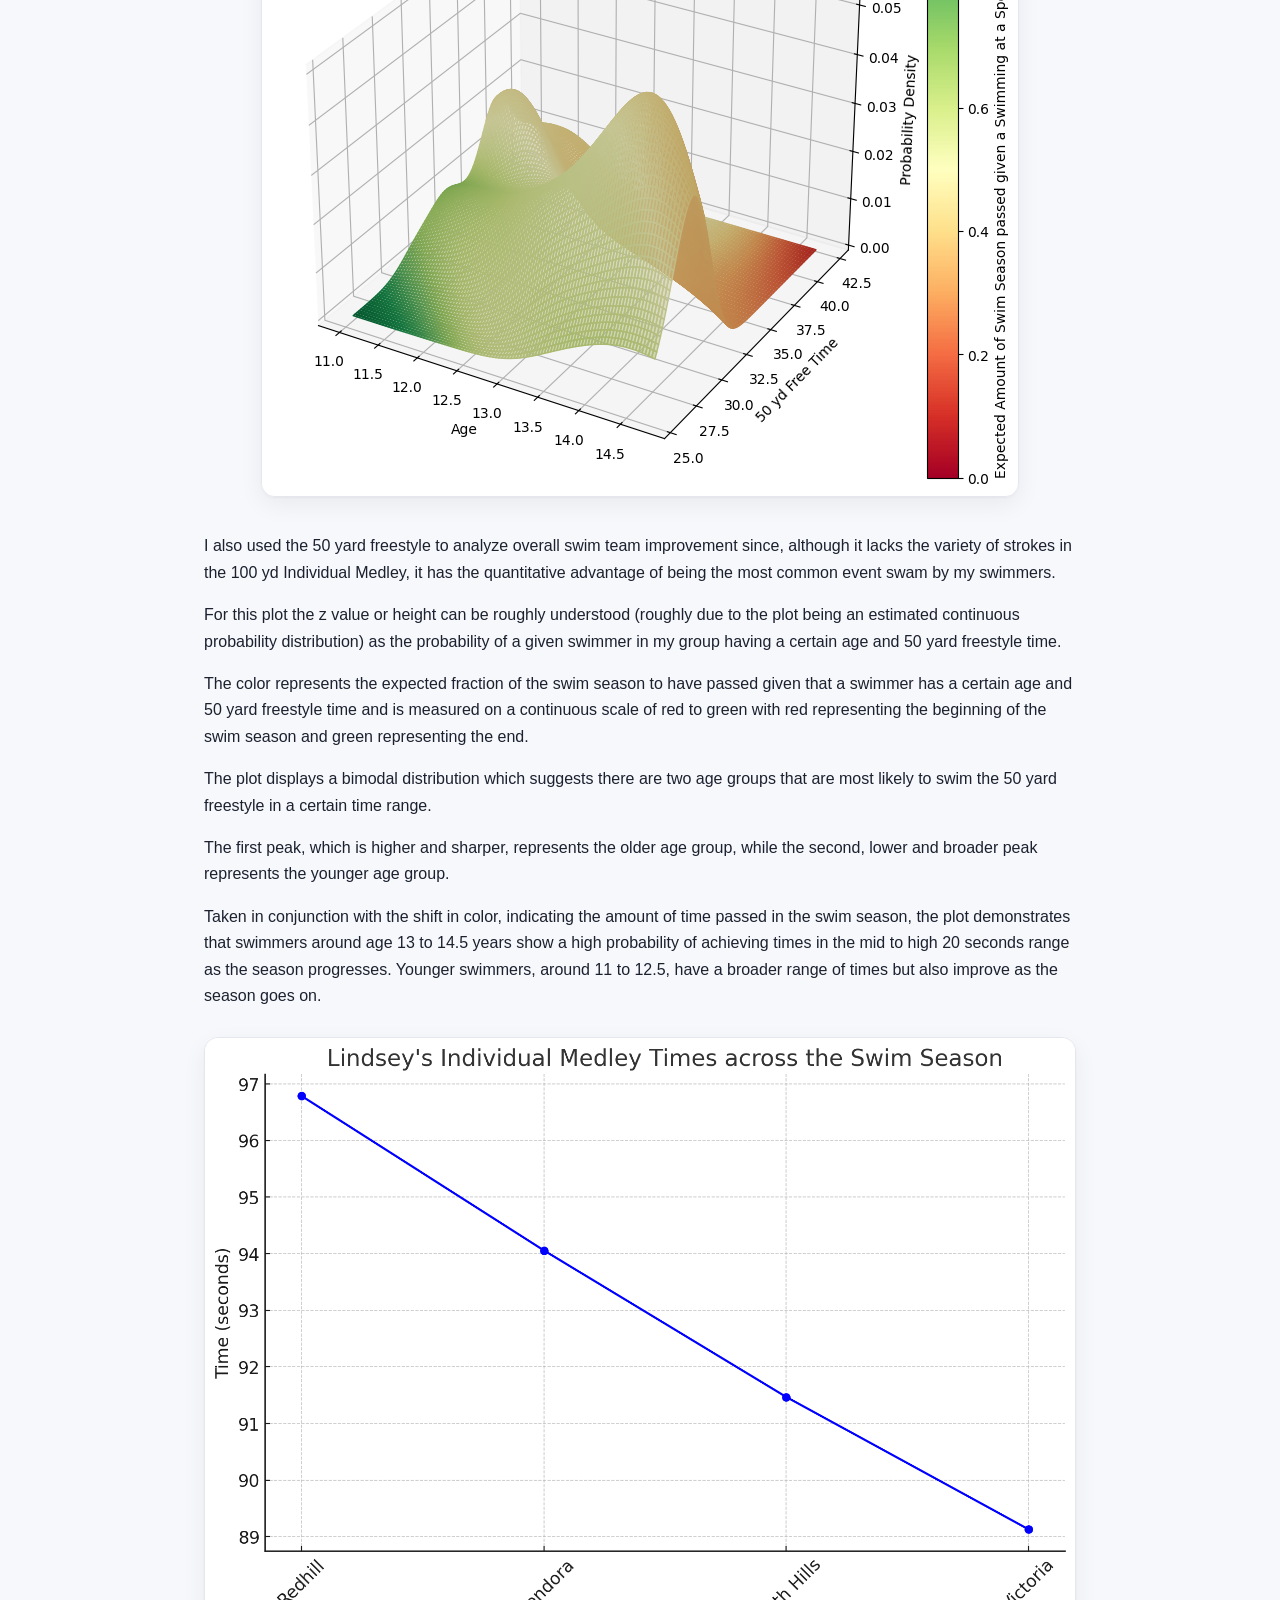
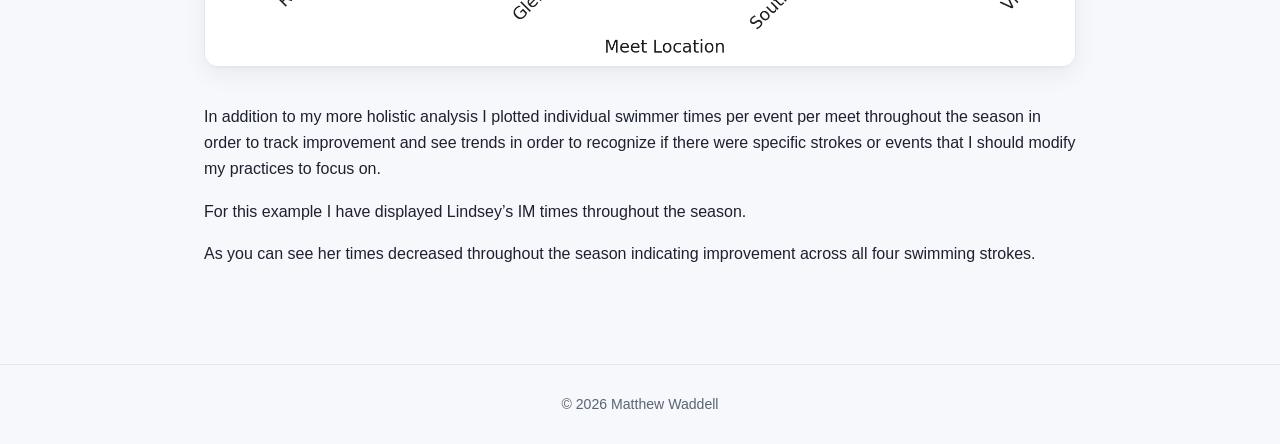
<file: SwimCoachDataAnalysis.html>
<!DOCTYPE html>
<html lang="en">
  <head>
    <meta charset="UTF-8" />
    <meta name="viewport" content="width=device-width, initial-scale=1.0" />
    <title>Swim Coach Data Analysis — Matthew Waddell</title>
    <link rel="stylesheet" href="styles.css" />
  </head>
  <body>
    <header class="site-header">
      <div class="nav-wrap">
        <a class="brand" href="index.html">Matthew Waddell</a>
        <ul class="site-nav">
          <li><a href="index.html">Home</a></li>
          <li><a href="HarveyMuddCollegeHvZApp.html">HvZ App</a></li>
          <li><a href="ShepherdsPantryDataAnalysis.html">Shepherd's Pantry Data Analysis</a></li>
          <li><a href="SwimCoachDataAnalysis.html" class="active">Swim Coach Data Analysis</a></li>
        </ul>
      </div>
    </header>

    <main class="page">
      <header class="article-header">
        <h1>Swim Coaching Analysis</h1>
        <p>Using data analysis to track team and individual performance and improve coaching methods.</p>
      </header>

      <article class="article-body">
        <p>
          I coached swimming at Glendora Country Club CA from Spring 2018 to
          Summer 2019.
        </p>
        <p>
          In addition to designing and implementing daily workouts to help
          athletes further gain or enhance competencies, communicating directly
          with parents to address participant progress and challenges, and
          maintaining a safe, fun, and competitive learning environment for
          participants, I employed Data Analysis to analyze team and individual
          swimming performance to enhance coaching methods.
        </p>
        <p>
          I made excel sheets per swim meet to track swimmer times. This enabled
          me to analyze both holistic team and individual performance per swim
          event type per swim meet.
        </p>

        <figure>
          <img src="images_Swim/image1.png" alt="Distribution of team 100 yard Individual Medley times across the swim season" />
        </figure>
        <p>
          This plot is highly representative of overall swim team improvement
          since the 100 yard Individual Medley includes all four swim strokes in a
          single event.
        </p>
        <p>
          Per meet I calculated the standard deviation and means of the
          team&rsquo;s 100 yard Individual Medley times in order to model said
          times as normal distributions and track how those distributions change
          across the swim season.
        </p>
        <p>
          The meets are listed in the legend from top to bottom in chronological
          order.
        </p>
        <p>
          It is evident that the distribution of times moves leftward as time
          goes on.
        </p>
        <p>
          This indicates the team&rsquo;s holistic improvement in speed in the
          100 yard Individual Medley.
        </p>
        <p>
          In addition the spread and standard deviation is decreasing,
          exemplifying that individual swim ability is also becoming more
          standardized as the swim season went on.
        </p>

        <figure>
          <img src="images_Swim/3dPlot.png" alt="3D probability distribution of swimmer age and 50 yard freestyle time across the season" />
        </figure>
        <p>
          I also used the 50 yard freestyle to analyze overall swim team
          improvement since, although it lacks the variety of strokes in the 100
          yd Individual Medley, it has the quantitative advantage of being the
          most common event swam by my swimmers.
        </p>
        <p>
          For this plot the z value or height can be roughly understood (roughly
          due to the plot being an estimated continuous probability distribution)
          as the probability of a given swimmer in my group having a certain age
          and 50 yard freestyle time.
        </p>
        <p>
          The color represents the expected fraction of the swim season to have
          passed given that a swimmer has a certain age and 50 yard freestyle
          time and is measured on a continuous scale of red to green with red
          representing the beginning of the swim season and green representing
          the end.
        </p>
        <p>
          The plot displays a bimodal distribution which suggests there are two
          age groups that are most likely to swim the 50 yard freestyle in a
          certain time range.
        </p>
        <p>
          The first peak, which is higher and sharper, represents the older age
          group, while the second, lower and broader peak represents the younger
          age group.
        </p>
        <p>
          Taken in conjunction with the shift in color, indicating the amount of
          time passed in the swim season, the plot demonstrates that swimmers
          around age 13 to 14.5 years show a high probability of achieving times
          in the mid to high 20 seconds range as the season progresses. Younger
          swimmers, around 11 to 12.5, have a broader range of times but also
          improve as the season goes on.
        </p>

        <figure>
          <img src="images_Swim/image2.png" alt="Lindsey's Individual Medley times throughout the season" />
        </figure>
        <p>
          In addition to my more holistic analysis I plotted individual swimmer
          times per event per meet throughout the season in order to track
          improvement and see trends in order to recognize if there were specific
          strokes or events that I should modify my practices to focus on.
        </p>
        <p>
          For this example I have displayed Lindsey&rsquo;s IM times throughout
          the season.
        </p>
        <p>
          As you can see her times decreased throughout the season indicating
          improvement across all four swimming strokes.
        </p>
      </article>
    </main>

    <footer class="site-footer">
      &copy; 2026 Matthew Waddell
    </footer>
  </body>
</html>
</file>
<file: styles.css>
/* ---------- Design tokens ---------- */
:root {
  --bg: #f7f8fb;
  --bg-alt: #ffffff;
  --text: #1c2130;
  --text-muted: #5b6472;
  --accent: #3454d1;
  --accent-2: #7c5cff;
  --border: #e4e7ee;
  --card-bg: #ffffff;
  --shadow: 0 1px 2px rgba(20, 24, 40, 0.04), 0 8px 24px rgba(20, 24, 40, 0.06);
  --shadow-hover: 0 4px 10px rgba(20, 24, 40, 0.06), 0 16px 32px rgba(20, 24, 40, 0.1);
  --radius: 14px;
  --max-width: 920px;
}

@media (prefers-color-scheme: dark) {
  :root {
    --bg: #12141c;
    --bg-alt: #181b26;
    --text: #eef0f6;
    --text-muted: #a2a9ba;
    --accent: #7d95ff;
    --accent-2: #b79bff;
    --border: #2a2f3d;
    --card-bg: #1b1f2b;
    --shadow: 0 1px 2px rgba(0, 0, 0, 0.3), 0 8px 24px rgba(0, 0, 0, 0.35);
    --shadow-hover: 0 4px 10px rgba(0, 0, 0, 0.35), 0 16px 32px rgba(0, 0, 0, 0.4);
  }
}

* {
  box-sizing: border-box;
}

html {
  scroll-behavior: smooth;
}

body {
  margin: 0;
  background: var(--bg);
  color: var(--text);
  font-family: "Inter", -apple-system, BlinkMacSystemFont, "Segoe UI", Roboto,
    Helvetica, Arial, sans-serif;
  line-height: 1.65;
  -webkit-font-smoothing: antialiased;
}

img {
  max-width: 100%;
}

a {
  color: var(--accent);
}

/* ---------- Header / nav ---------- */
.site-header {
  position: sticky;
  top: 0;
  z-index: 10;
  background: rgba(247, 248, 251, 0.85);
  backdrop-filter: saturate(180%) blur(10px);
  border-bottom: 1px solid var(--border);
}

@media (prefers-color-scheme: dark) {
  .site-header {
    background: rgba(18, 20, 28, 0.85);
  }
}

.nav-wrap {
  max-width: var(--max-width);
  margin: 0 auto;
  padding: 14px 24px;
  display: flex;
  align-items: center;
  justify-content: space-between;
  gap: 16px;
  flex-wrap: wrap;
}

.brand {
  font-weight: 700;
  font-size: 1.05rem;
  color: var(--text);
  text-decoration: none;
  letter-spacing: -0.01em;
}

.brand:hover {
  color: var(--accent);
}

.site-nav {
  display: flex;
  flex-wrap: wrap;
  gap: 4px;
  list-style: none;
  margin: 0;
  padding: 0;
}

.site-nav a {
  display: inline-block;
  padding: 8px 14px;
  border-radius: 999px;
  color: var(--text-muted);
  text-decoration: none;
  font-size: 0.92rem;
  font-weight: 500;
  transition: background 0.15s ease, color 0.15s ease;
  white-space: nowrap;
}

.site-nav a:hover {
  background: var(--border);
  color: var(--text);
}

.site-nav a.active {
  background: var(--accent);
  color: #fff;
}

/* ---------- Layout ---------- */
.page {
  max-width: var(--max-width);
  margin: 0 auto;
  padding: 48px 24px 80px;
}

/* ---------- Hero ---------- */
.hero {
  padding: 24px 0 40px;
  border-bottom: 1px solid var(--border);
  margin-bottom: 40px;
}

.hero h1 {
  font-size: clamp(2rem, 4vw, 2.6rem);
  margin: 0 0 8px;
  letter-spacing: -0.02em;
  background: linear-gradient(90deg, var(--accent), var(--accent-2));
  -webkit-background-clip: text;
  background-clip: text;
  color: transparent;
}

.hero .role {
  font-size: 1.15rem;
  color: var(--text-muted);
  margin: 0 0 16px;
}

.hero p:not(.role) {
  margin: 0 0 12px;
  color: var(--text-muted);
}

.contact-row {
  display: flex;
  flex-wrap: wrap;
  gap: 10px;
  margin-top: 20px;
}

.pill {
  display: inline-flex;
  align-items: center;
  gap: 8px;
  padding: 8px 16px;
  border-radius: 999px;
  border: 1px solid var(--border);
  background: var(--card-bg);
  color: var(--text);
  text-decoration: none;
  font-size: 0.9rem;
  font-weight: 500;
  box-shadow: var(--shadow);
  transition: transform 0.15s ease, box-shadow 0.15s ease;
}

.pill:hover {
  transform: translateY(-1px);
  box-shadow: var(--shadow-hover);
}

span.pill {
  cursor: default;
}

span.pill:hover {
  transform: none;
  box-shadow: var(--shadow);
}

/* ---------- Sections ---------- */
section {
  margin-bottom: 48px;
}

.section-title {
  font-size: 1.5rem;
  margin: 0 0 20px;
  letter-spacing: -0.01em;
}

/* ---------- Project grid (home) ---------- */
.project-grid {
  display: grid;
  grid-template-columns: repeat(auto-fill, minmax(260px, 1fr));
  gap: 20px;
}

.project-card {
  display: flex;
  flex-direction: column;
  background: var(--card-bg);
  border: 1px solid var(--border);
  border-radius: var(--radius);
  overflow: hidden;
  text-decoration: none;
  color: var(--text);
  box-shadow: var(--shadow);
  transition: transform 0.18s ease, box-shadow 0.18s ease;
}

.project-card:hover {
  transform: translateY(-3px);
  box-shadow: var(--shadow-hover);
}

.project-card .thumb {
  height: 160px;
  overflow: hidden;
  background: var(--bg);
}

.project-card .thumb img {
  width: 100%;
  height: 100%;
  object-fit: cover;
  display: block;
}

.project-card .body {
  padding: 16px 18px 20px;
  display: flex;
  flex-direction: column;
  gap: 6px;
  flex: 1;
}

.project-card h3 {
  margin: 0;
  font-size: 1.05rem;
}

.project-card p {
  margin: 0;
  color: var(--text-muted);
  font-size: 0.9rem;
}

.project-card .cta {
  margin-top: auto;
  font-size: 0.85rem;
  font-weight: 600;
  color: var(--accent);
}

/* ---------- Timeline (education / experience) ---------- */
.timeline-item {
  position: relative;
  padding: 4px 0 4px 24px;
  border-left: 2px solid var(--border);
  margin-bottom: 24px;
}

.timeline-item:last-child {
  margin-bottom: 0;
}

.timeline-item::before {
  content: "";
  position: absolute;
  left: -7px;
  top: 8px;
  width: 12px;
  height: 12px;
  border-radius: 50%;
  background: var(--accent);
}

.timeline-item h3 {
  margin: 0 0 2px;
  font-size: 1.05rem;
}

.timeline-item .meta {
  color: var(--text-muted);
  font-size: 0.88rem;
  margin: 0 0 10px;
}

.timeline-item ul {
  margin: 8px 0 0;
  padding-left: 20px;
}

.timeline-item li {
  margin-bottom: 4px;
}

.timeline-item .courses {
  font-size: 0.92rem;
  color: var(--text-muted);
}

/* ---------- Article (project pages) ---------- */
.article-header {
  margin-bottom: 32px;
}

.article-header h1 {
  font-size: clamp(1.7rem, 3.5vw, 2.2rem);
  margin: 0 0 8px;
  letter-spacing: -0.01em;
}

.article-header p {
  color: var(--text-muted);
  font-size: 1.05rem;
  margin: 0;
}

.article-body h2 {
  font-size: 1.3rem;
  margin: 40px 0 12px;
  letter-spacing: -0.01em;
}

.article-body p {
  margin: 0 0 16px;
}

figure {
  margin: 28px 0;
  text-align: center;
}

figure img {
  border-radius: var(--radius);
  box-shadow: var(--shadow);
  border: 1px solid var(--border);
}

figure.side-by-side {
  display: flex;
  flex-wrap: wrap;
  justify-content: center;
  gap: 16px;
}

figure.side-by-side img {
  max-width: 48%;
  height: auto;
}

@media (max-width: 600px) {
  figure.side-by-side img {
    max-width: 100%;
  }
}

.figcaption,
figcaption {
  color: var(--text-muted);
  font-size: 0.85rem;
  margin-top: 8px;
}

/* ---------- Feature grid (HvZ requirements) ---------- */
.feature-grid {
  display: grid;
  grid-template-columns: repeat(auto-fill, minmax(280px, 1fr));
  gap: 14px;
  list-style: none;
  margin: 24px 0 0;
  padding: 0;
}

.feature-grid li {
  background: var(--card-bg);
  border: 1px solid var(--border);
  border-radius: 10px;
  padding: 14px 16px;
  font-size: 0.9rem;
  transition: box-shadow 0.15s ease, transform 0.15s ease;
}

.feature-grid li:hover {
  box-shadow: var(--shadow);
  transform: translateY(-1px);
}

.feature-grid li strong {
  display: block;
  margin-bottom: 4px;
  font-size: 0.92rem;
}

.feature-grid li span {
  color: var(--text-muted);
}

/* ---------- Question list (Shepherd's Pantry) ---------- */
.question-list {
  counter-reset: q;
  list-style: none;
  margin: 20px 0;
  padding: 0;
  display: grid;
  gap: 10px;
}

.question-list li {
  counter-increment: q;
  display: flex;
  align-items: flex-start;
  gap: 12px;
  background: var(--card-bg);
  border: 1px solid var(--border);
  border-radius: 10px;
  padding: 12px 16px;
  font-weight: 600;
  font-size: 0.95rem;
}

.question-list li::before {
  content: counter(q);
  flex-shrink: 0;
  width: 24px;
  height: 24px;
  border-radius: 50%;
  background: var(--accent);
  color: #fff;
  font-size: 0.8rem;
  font-weight: 700;
  display: flex;
  align-items: center;
  justify-content: center;
}

/* ---------- Footer ---------- */
.site-footer {
  border-top: 1px solid var(--border);
  padding: 28px 24px;
  text-align: center;
  color: var(--text-muted);
  font-size: 0.88rem;
}
</file>
